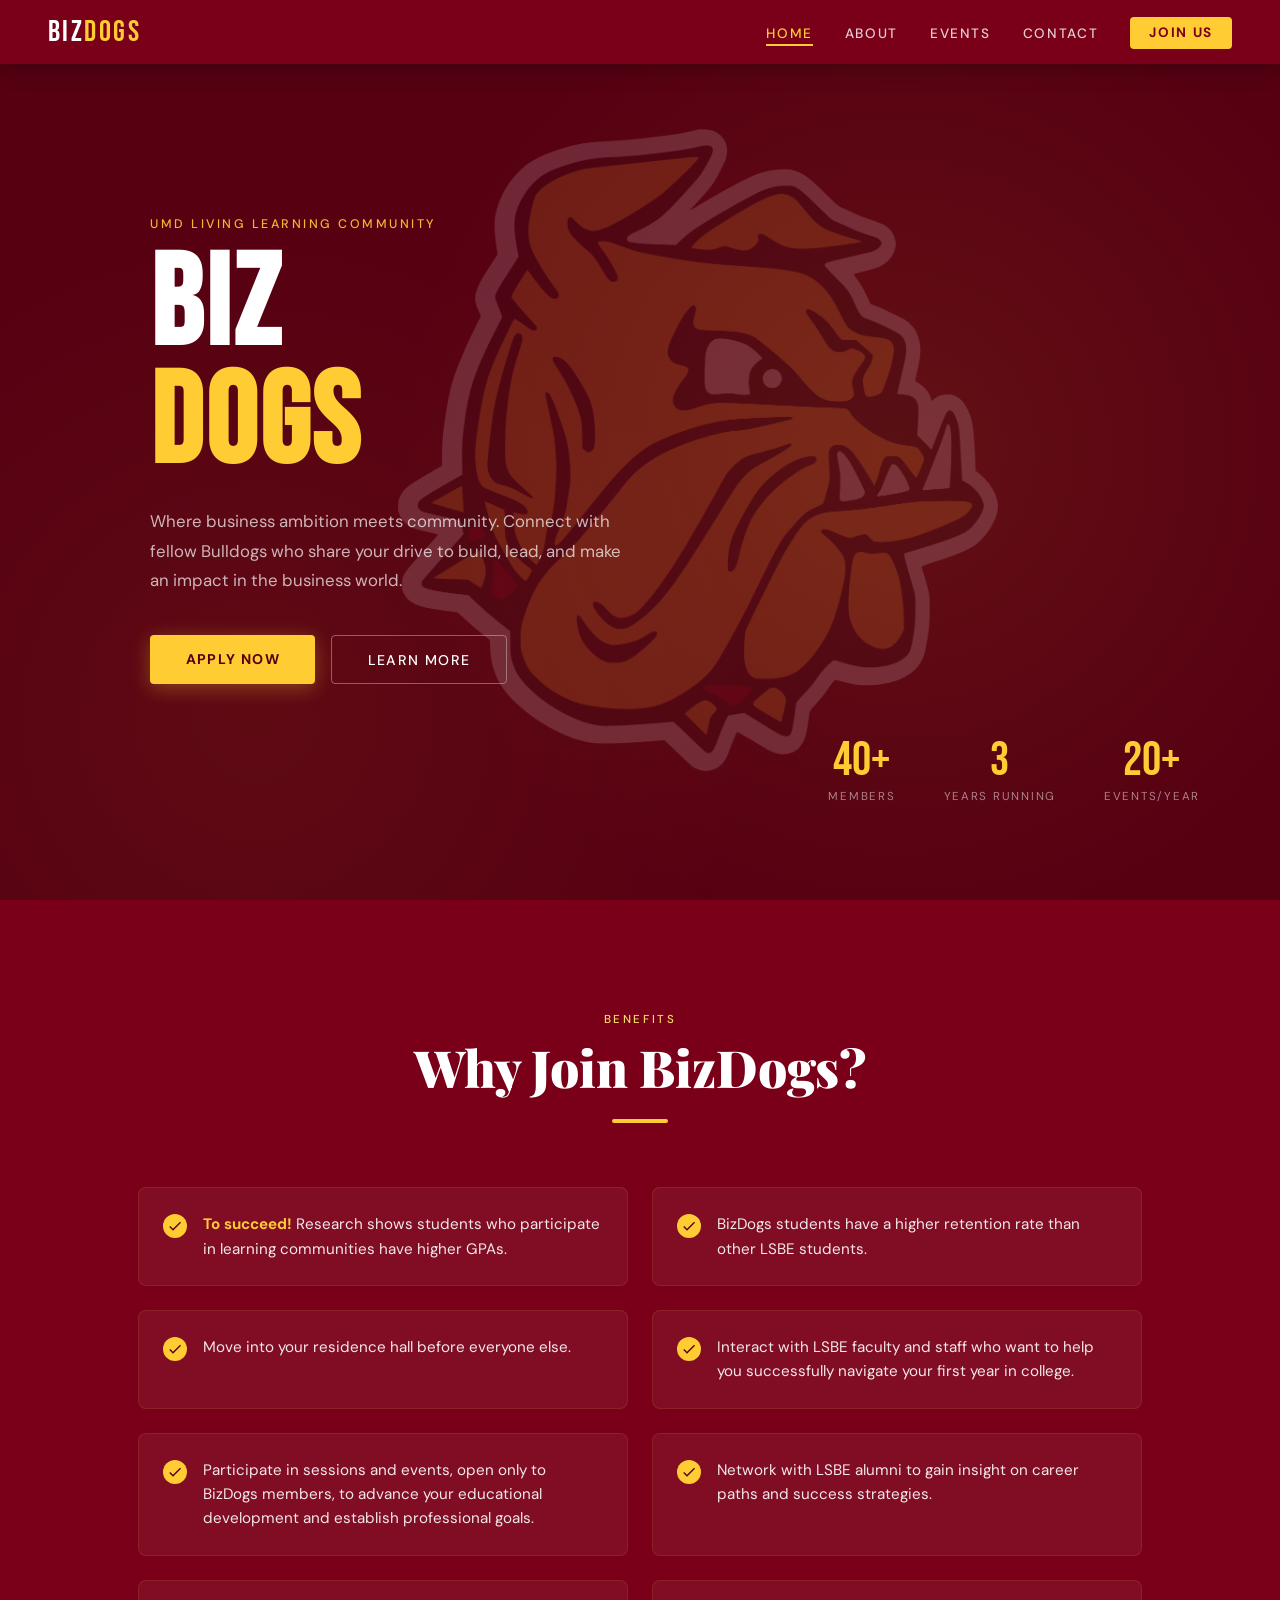
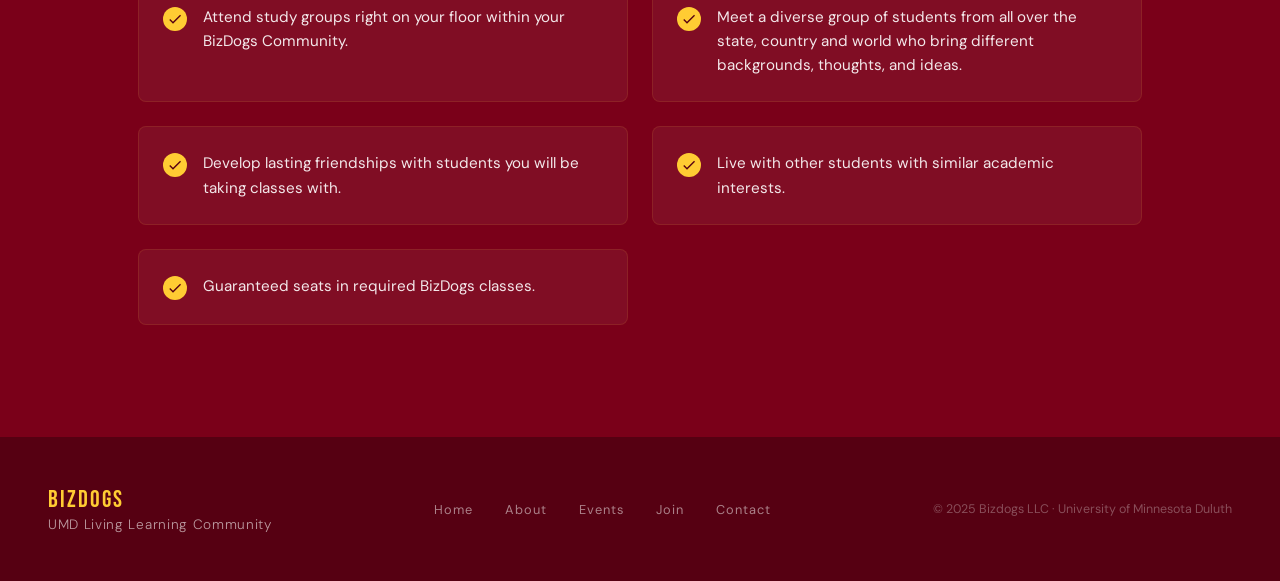
<file: index.html>
<!DOCTYPE html>
<html lang="en">
<head>
  <meta charset="UTF-8">
  <meta name="viewport" content="width=device-width, initial-scale=1.0">
  <title>Bizdogs LLC — Home</title>
  <link rel="stylesheet" href="styles.css">
</head>
<body>

<nav>
  <a href="index.html" class="nav-logo">Biz<span>dogs</span></a>
  <ul class="nav-links">
    <li><a href="index.html" class="active">Home</a></li>
    <li><a href="about.html">About</a></li>
    <li><a href="events.html">Events</a></li>
    <li><a href="contact.html">Contact</a></li>
    <li><a href="join.html" class="nav-cta">Join Us</a></li>
  </ul>
  <div class="mobile-menu-toggle" id="mobile-menu-toggle">
    <svg viewBox="0 0 24 24" width="28" height="28" fill="currentColor">
      <path d="M3 18h18v-2H3v2zm0-5h18v-2H3v2zm0-7v2h18V6H3z"/>
    </svg>
  </div>
</nav>

<section id="home">
  <div class="hero-bg-pattern"></div>
  <img src="IMG/Minnesota_Duluth_Bulldogs_logo.svg.png" class="hero-logo" alt="UMD Bulldogs Logo">
  <div class="hero-content">
    <p class="hero-eyebrow">UMD Living Learning Community</p>
    <h1 class="hero-title">BIZ<br><span class="accent">DOGS</span></h1>
    <p class="hero-subtitle">Where business ambition meets community. Connect with fellow Bulldogs who share your drive to build, lead, and make an impact in the business world.</p>
    <div class="hero-buttons">
      <a href="join.html" class="btn-primary">Apply Now</a>
      <a href="about.html" class="btn-outline">Learn More</a>
    </div>
  </div>
  <div class="hero-stats">
    <div class="stat">
      <div class="stat-number">40+</div>
      <div class="stat-label">Members</div>
    </div>
    <div class="stat">
      <div class="stat-number">3</div>
      <div class="stat-label">Years Running</div>
    </div>
    <div class="stat">
      <div class="stat-number">20+</div>
      <div class="stat-label">Events/Year</div>
    </div>
  </div>
</section>

<section id="why-join">
  <div class="section-inner">
    <div style="text-align: center; margin-bottom: 4rem;" class="reveal">
      <p class="section-label" style="color: var(--gold-muted);">Benefits</p>
      <h2 class="section-title" style="color: var(--white);">Why Join BizDogs?</h2>
      <div class="gold-line" style="margin: 0 auto;"></div>
    </div>

    <ul class="why-list reveal">
      <li>
        <div class="why-icon"><svg width="16" height="16" viewBox="0 0 24 24" fill="var(--maroon-dark)"><path d="M9 16.17L4.83 12l-1.42 1.41L9 19 21 7l-1.41-1.41L9 16.17z"/></svg></div>
        <p><strong>To succeed!</strong> Research shows students who participate in learning communities have higher GPAs.</p>
      </li>
      <li>
        <div class="why-icon"><svg width="16" height="16" viewBox="0 0 24 24" fill="var(--maroon-dark)"><path d="M9 16.17L4.83 12l-1.42 1.41L9 19 21 7l-1.41-1.41L9 16.17z"/></svg></div>
        <p>BizDogs students have a higher retention rate than other LSBE students.</p>
      </li>
      <li>
        <div class="why-icon"><svg width="16" height="16" viewBox="0 0 24 24" fill="var(--maroon-dark)"><path d="M9 16.17L4.83 12l-1.42 1.41L9 19 21 7l-1.41-1.41L9 16.17z"/></svg></div>
        <p>Move into your residence hall before everyone else.</p>
      </li>
      <li>
        <div class="why-icon"><svg width="16" height="16" viewBox="0 0 24 24" fill="var(--maroon-dark)"><path d="M9 16.17L4.83 12l-1.42 1.41L9 19 21 7l-1.41-1.41L9 16.17z"/></svg></div>
        <p>Interact with LSBE faculty and staff who want to help you successfully navigate your first year in college.</p>
      </li>
      <li>
        <div class="why-icon"><svg width="16" height="16" viewBox="0 0 24 24" fill="var(--maroon-dark)"><path d="M9 16.17L4.83 12l-1.42 1.41L9 19 21 7l-1.41-1.41L9 16.17z"/></svg></div>
        <p>Participate in sessions and events, open only to BizDogs members, to advance your educational development and establish professional goals.</p>
      </li>
      <li>
        <div class="why-icon"><svg width="16" height="16" viewBox="0 0 24 24" fill="var(--maroon-dark)"><path d="M9 16.17L4.83 12l-1.42 1.41L9 19 21 7l-1.41-1.41L9 16.17z"/></svg></div>
        <p>Network with LSBE alumni to gain insight on career paths and success strategies.</p>
      </li>
      <li>
        <div class="why-icon"><svg width="16" height="16" viewBox="0 0 24 24" fill="var(--maroon-dark)"><path d="M9 16.17L4.83 12l-1.42 1.41L9 19 21 7l-1.41-1.41L9 16.17z"/></svg></div>
        <p>Attend study groups right on your floor within your BizDogs Community.</p>
      </li>
      <li>
        <div class="why-icon"><svg width="16" height="16" viewBox="0 0 24 24" fill="var(--maroon-dark)"><path d="M9 16.17L4.83 12l-1.42 1.41L9 19 21 7l-1.41-1.41L9 16.17z"/></svg></div>
        <p>Meet a diverse group of students from all over the state, country and world who bring different backgrounds, thoughts, and ideas.</p>
      </li>
      <li>
        <div class="why-icon"><svg width="16" height="16" viewBox="0 0 24 24" fill="var(--maroon-dark)"><path d="M9 16.17L4.83 12l-1.42 1.41L9 19 21 7l-1.41-1.41L9 16.17z"/></svg></div>
        <p>Develop lasting friendships with students you will be taking classes with.</p>
      </li>
      <li>
        <div class="why-icon"><svg width="16" height="16" viewBox="0 0 24 24" fill="var(--maroon-dark)"><path d="M9 16.17L4.83 12l-1.42 1.41L9 19 21 7l-1.41-1.41L9 16.17z"/></svg></div>
        <p>Live with other students with similar academic interests.</p>
      </li>
      <li>
        <div class="why-icon"><svg width="16" height="16" viewBox="0 0 24 24" fill="var(--maroon-dark)"><path d="M9 16.17L4.83 12l-1.42 1.41L9 19 21 7l-1.41-1.41L9 16.17z"/></svg></div>
        <p>Guaranteed seats in required BizDogs classes.</p>
      </li>
    </ul>
  </div>


<footer>
  <a href="index.html" class="footer-logo">Bizdogs<span>UMD Living Learning Community</span></a>
  <div class="footer-links">
    <a href="index.html">Home</a>
    <a href="about.html">About</a>
    <a href="events.html">Events</a>
    <a href="join.html">Join</a>
    <a href="contact.html">Contact</a>
  </div>
  <p class="footer-copy">© 2025 Bizdogs LLC · University of Minnesota Duluth</p>
</footer>

<script>
  const reveals = document.querySelectorAll('.reveal');
  const observer = new IntersectionObserver((entries) => {
    entries.forEach(entry => { if (entry.isIntersecting) entry.target.classList.add('visible'); });
  }, { threshold: 0.12 });
  reveals.forEach(el => observer.observe(el));

  const mobileMenuToggle = document.getElementById('mobile-menu-toggle');
  const navLinks = document.querySelector('.nav-links');
  if (mobileMenuToggle && navLinks) {
    mobileMenuToggle.addEventListener('click', () => {
      navLinks.classList.toggle('active-mobile');
    });
  }
</script>
</body>
</html>
</file>
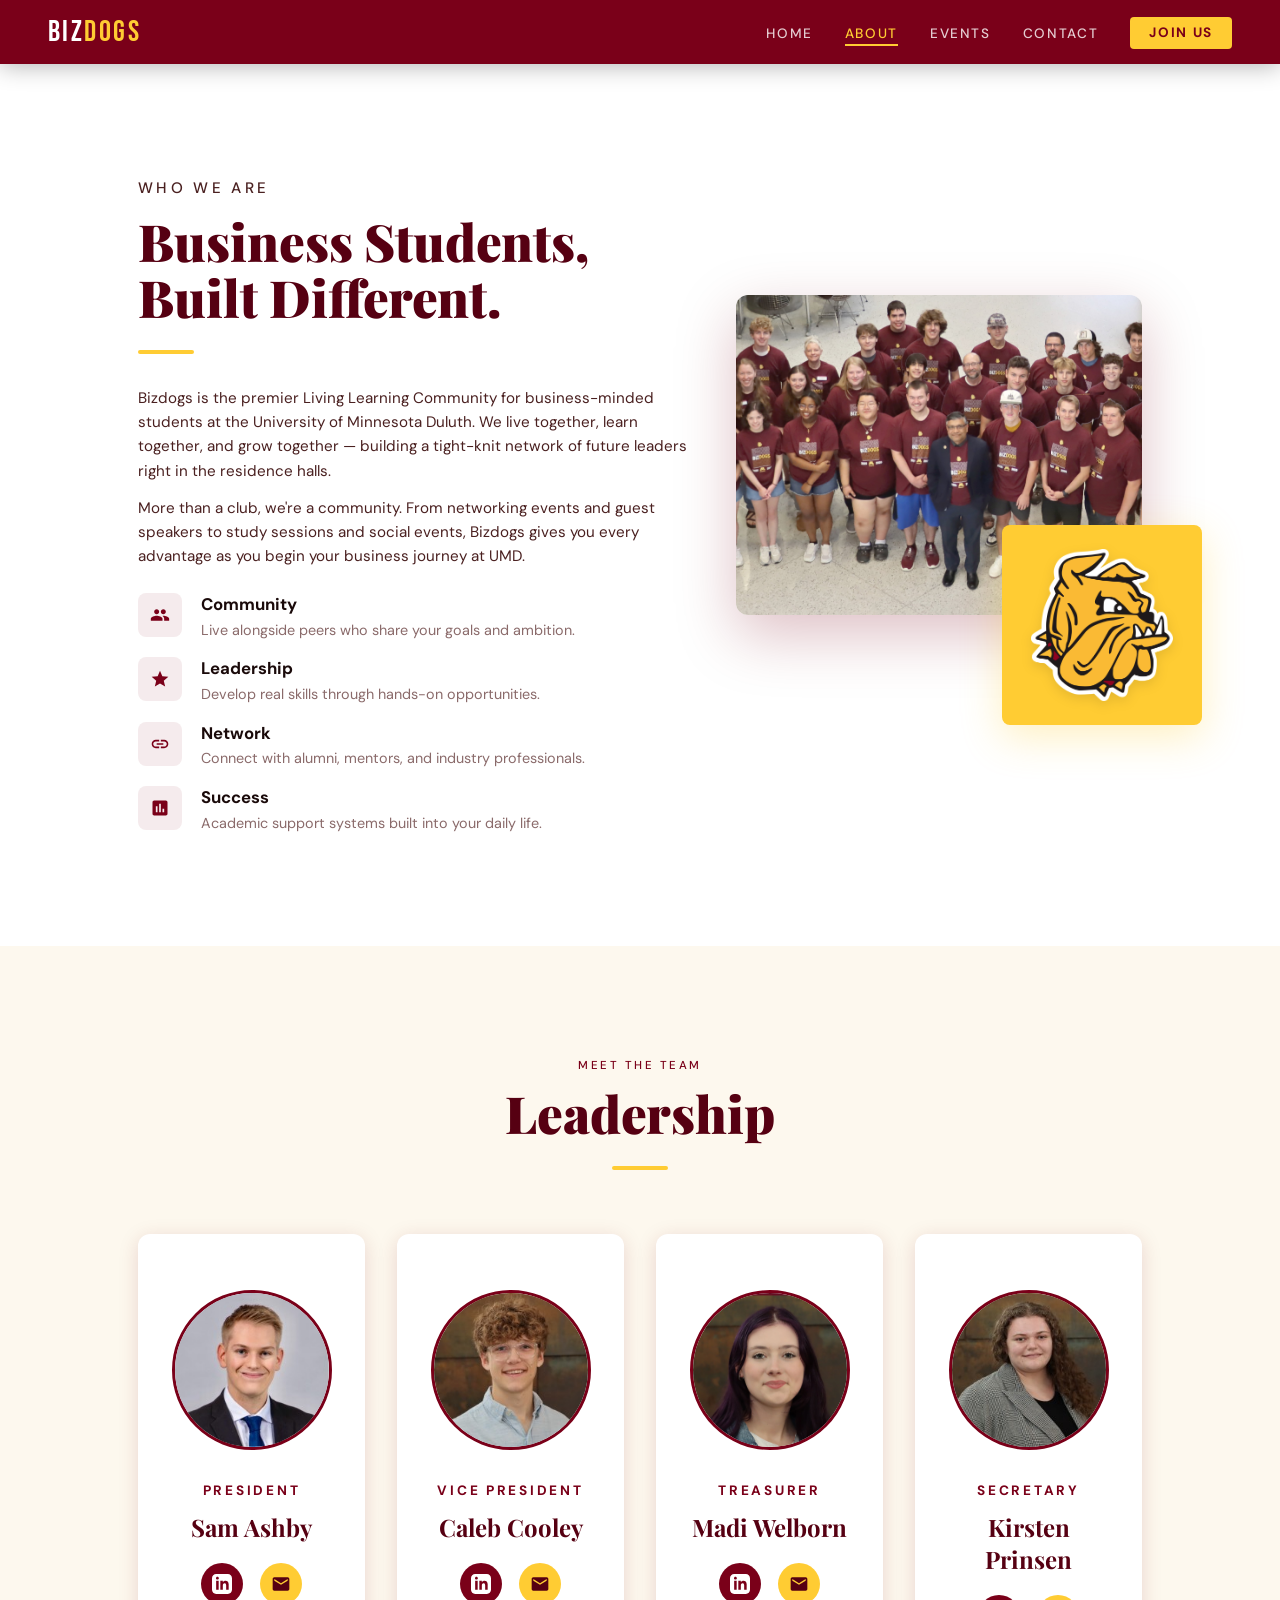
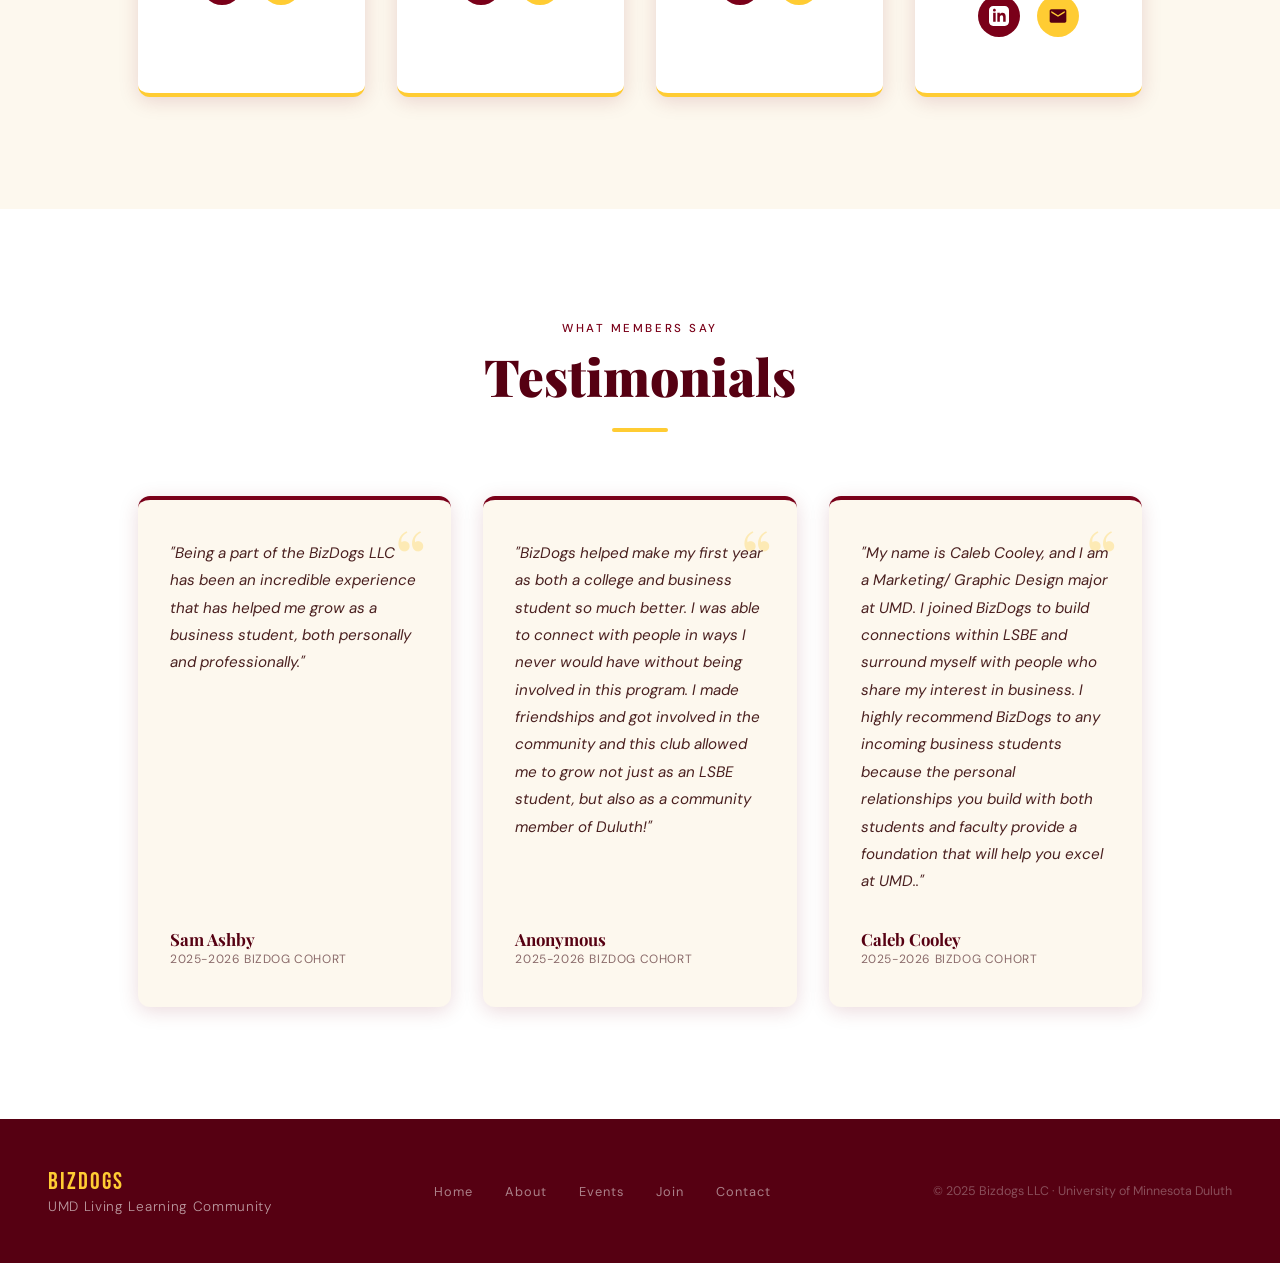
<file: about.html>
<!DOCTYPE html>
<html lang="en">

<head>
  <meta charset="UTF-8">
  <meta name="viewport" content="width=device-width, initial-scale=1.0">
  <title>Bizdogs LLC — About Us</title>
  <link rel="stylesheet" href="styles.css">
</head>

<body>

  <nav>
    <a href="index.html" class="nav-logo">Biz<span>dogs</span></a>
    <ul class="nav-links">
      <li><a href="index.html">Home</a></li>
      <li><a href="about.html" class="active">About</a></li>
      <li><a href="events.html">Events</a></li>
      <li><a href="contact.html">Contact</a></li>
      <li><a href="join.html" class="nav-cta">Join Us</a></li>
    </ul>
    <div class="mobile-menu-toggle" id="mobile-menu-toggle">
      <svg viewBox="0 0 24 24" width="28" height="28" fill="currentColor">
        <path d="M3 18h18v-2H3v2zm0-5h18v-2H3v2zm0-7v2h18V6H3z"/>
      </svg>
    </div>
  </nav>

  <section id="about" style="padding-top: 64px;">
    <div class="section-inner">
      <div class="about-grid">
        <div class="about-text reveal">
          <p class="section-label">Who We Are</p>
          <h2 class="section-title">Business Students,<br>Built Different.</h2>
          <div class="gold-line"></div>
          <p>Bizdogs is the premier Living Learning Community for business-minded students at the University of
            Minnesota Duluth. We live together, learn together, and grow together — building a tight-knit network of
            future leaders right in the residence halls.</p>
          <p>More than a club, we're a community. From networking events and guest speakers to study sessions and social
            events, Bizdogs gives you every advantage as you begin your business journey at UMD.</p>
          <div class="about-values">
            <div class="value-card">
              <div class="value-icon">
                <svg viewBox="0 0 24 24">
                  <path
                    d="M16 11c1.66 0 2.99-1.34 2.99-3S17.66 5 16 5c-1.66 0-3 1.34-3 3s1.34 3 3 3zm-8 0c1.66 0 2.99-1.34 2.99-3S9.66 5 8 5C6.34 5 5 6.34 5 8s1.34 3 3 3zm0 2c-2.33 0-7 1.17-7 3.5V19h14v-2.5c0-2.33-4.67-3.5-7-3.5zm8 0c-.29 0-.62.02-.97.05 1.16.84 1.97 1.97 1.97 3.45V19h6v-2.5c0-2.33-4.67-3.5-7-3.5z" />
                </svg>
              </div>
              <div class="value-content">
                <h4>Community</h4>
                <p>Live alongside peers who share your goals and ambition.</p>
              </div>
            </div>
            <div class="value-card">
              <div class="value-icon">
                <svg viewBox="0 0 24 24">
                  <path d="M12 17.27L18.18 21l-1.64-7.03L22 9.24l-7.19-.61L12 2 9.19 8.63 2 9.24l5.46 4.73L5.82 21z" />
                </svg>
              </div>
              <div class="value-content">
                <h4>Leadership</h4>
                <p>Develop real skills through hands-on opportunities.</p>
              </div>
            </div>
            <div class="value-card">
              <div class="value-icon">
                <svg viewBox="0 0 24 24">
                  <path
                    d="M3.9 12c0-1.71 1.39-3.1 3.1-3.1h4V7H7c-2.76 0-5 2.24-5 5s2.24 5 5 5h4v-1.9H7c-1.71 0-3.1-1.39-3.1-3.1zM8 13h8v-2H8v2zm9-6h-4v1.9h4c1.71 0 3.1 1.39 3.1 3.1s-1.39 3.1-3.1 3.1h-4V17h4c2.76 0 5-2.24 5-5s-2.24-5-5-5z" />
                </svg>
              </div>
              <div class="value-content">
                <h4>Network</h4>
                <p>Connect with alumni, mentors, and industry professionals.</p>
              </div>
            </div>
            <div class="value-card">
              <div class="value-icon">
                <svg viewBox="0 0 24 24">
                  <path
                    d="M19 3H5c-1.1 0-2 .9-2 2v14c0 1.1.9 2 2 2h14c1.1 0 2-.9 2-2V5c0-1.1-.9-2-2-2zM9 17H7v-7h2v7zm4 0h-2V7h2v10zm4 0h-2v-4h2v4z" />
                </svg>
              </div>
              <div class="value-content">
                <h4>Success</h4>
                <p>Academic support systems built into your daily life.</p>
              </div>
            </div>
          </div>
        </div>
        <div class="about-visual reveal">
          <div class="about-card-stack">
            <div class="about-card about-card-main"
              style="background: url('IMG/biz_dogs_hero_2025_0.jpg') center/cover no-repeat;">
            </div>
            <div class="about-card about-card-accent">
              <img src="IMG/Minnesota_Duluth_Bulldogs_logo.svg.png" alt="UMD Bulldogs Logo">
            </div>
          </div>
        </div>
      </div>
    </div>
  </section>

  <!-- LEADERSHIP SECTION -->
  <section id="leadership">
    <div class="section-inner">
      <div style="text-align: center; margin-bottom: 4rem;" class="reveal">
        <p class="section-label">Meet The Team</p>
        <h2 class="section-title">Leadership</h2>
        <div class="gold-line" style="margin: 0 auto;"></div>
      </div>

      <div class="leadership-grid reveal">
        <div class="leader-card">
          <div class="leader-avatar">
            <img src="IMG/SamPic.jpg" alt="Leader Avatar" class="leader-img">
          </div>
          <div class="leader-info">
            <p class="leader-role">President</p>
            <p class="leader-name">Sam Ashby</p>
            <a href="https://www.linkedin.com/in/sam-ashby-1409062a4" class="leader-linkedin" title="LinkedIn Profile"
              target="_blank">
              <svg viewBox="0 0 24 24" width="20" height="20" fill="currentColor">
                <path
                  d="M19 0h-14c-2.761 0-5 2.239-5 5v14c0 2.761 2.239 5 5 5h14c2.762 0 5-2.239 5-5v-14c0-2.761-2.238-5-5-5zm-11 19h-3v-11h3v11zm-1.5-12.268c-.966 0-1.75-.79-1.75-1.764s.784-1.764 1.75-1.764 1.75.79 1.75 1.764-.783 1.764-1.75 1.764zm13.5 12.268h-3v-5.604c0-3.368-4-3.113-4 0v5.604h-3v-11h3v1.765c1.396-2.586 7-2.777 7 2.476v6.759z" />
              </svg>
            </a>
            <a href="mailto:ashby059@d.umn.edu" class="leader-email" title="Email Sam">
              <svg viewBox="0 0 24 24" width="20" height="20" fill="currentColor">
                <path
                  d="M20 4H4c-1.1 0-1.99.9-1.99 2L2 18c0 1.1.9 2 2 2h16c1.1 0 2-.9 2-2V6c0-1.1-.9-2-2-2zm0 4l-8 5-8-5V6l8 5 8-5v2z" />
              </svg>
            </a>
          </div>
        </div>
        <div class="leader-card">
          <div class="leader-avatar">
            <img src="IMG/caleb.jpg" alt="Leader Avatar" class="leader-img">
          </div>
          <div class="leader-info">
            <p class="leader-role">Vice President</p>
            <p class="leader-name">Caleb Cooley</p>
            <a href="https://www.linkedin.com/in/caleb-cooley-a93134327" class="leader-linkedin"
              title="LinkedIn Profile" target="_blank">
              <svg viewBox="0 0 24 24" width="20" height="20" fill="currentColor">
                <path
                  d="M19 0h-14c-2.761 0-5 2.239-5 5v14c0 2.761 2.239 5 5 5h14c2.762 0 5-2.239 5-5v-14c0-2.761-2.238-5-5-5zm-11 19h-3v-11h3v11zm-1.5-12.268c-.966 0-1.75-.79-1.75-1.764s.784-1.764 1.75-1.764 1.75.79 1.75 1.764-.783 1.764-1.75 1.764zm13.5 12.268h-3v-5.604c0-3.368-4-3.113-4 0v5.604h-3v-11h3v1.765c1.396-2.586 7-2.777 7 2.476v6.759z" />
              </svg>
            </a>
            <a href="mailto:coole164@d.umn.edu" class="leader-email" title="Email Caleb">
              <svg viewBox="0 0 24 24" width="20" height="20" fill="currentColor">
                <path
                  d="M20 4H4c-1.1 0-1.99.9-1.99 2L2 18c0 1.1.9 2 2 2h16c1.1 0 2-.9 2-2V6c0-1.1-.9-2-2-2zm0 4l-8 5-8-5V6l8 5 8-5v2z" />
              </svg>
            </a>
          </div>
        </div>
        <div class="leader-card">
          <div class="leader-avatar">
            <img src="IMG/madi.png" alt="Leader Avatar" class="leader-img">
          </div>
          <div class="leader-info">
            <p class="leader-role">Treasurer</p>
            <p class="leader-name">Madi Welborn</p>
            <a href="https://www.linkedin.com/in/madi-welborn-2b6455385" class="leader-linkedin"
              title="LinkedIn Profile" target="_blank">
              <svg viewBox="0 0 24 24" width="20" height="20" fill="currentColor">
                <path
                  d="M19 0h-14c-2.761 0-5 2.239-5 5v14c0 2.761 2.239 5 5 5h14c2.762 0 5-2.239 5-5v-14c0-2.761-2.238-5-5-5zm-11 19h-3v-11h3v11zm-1.5-12.268c-.966 0-1.75-.79-1.75-1.764s.784-1.764 1.75-1.764 1.75.79 1.75 1.764-.783 1.764-1.75 1.764zm13.5 12.268h-3v-5.604c0-3.368-4-3.113-4 0v5.604h-3v-11h3v1.765c1.396-2.586 7-2.777 7 2.476v6.759z" />
              </svg>
            </a>
            <a href="mailto:welbo018@d.umn.edu" class="leader-email" title="Email Madi">
              <svg viewBox="0 0 24 24" width="20" height="20" fill="currentColor">
                <path
                  d="M20 4H4c-1.1 0-1.99.9-1.99 2L2 18c0 1.1.9 2 2 2h16c1.1 0 2-.9 2-2V6c0-1.1-.9-2-2-2zm0 4l-8 5-8-5V6l8 5 8-5v2z" />
              </svg>
            </a>
          </div>
        </div>
        <div class="leader-card">
          <div class="leader-avatar">
            <img src="IMG/kirsten.jpg" alt="Leader Avatar" class="leader-img">
          </div>
          <div class="leader-info">
            <p class="leader-role">Secretary</p>
            <p class="leader-name">Kirsten Prinsen</p>
            <a href="https://www.linkedin.com/in/kirstenprinsen" class="leader-linkedin" title="LinkedIn Profile"
              target="_blank">
              <svg viewBox="0 0 24 24" width="20" height="20" fill="currentColor">
                <path
                  d="M19 0h-14c-2.761 0-5 2.239-5 5v14c0 2.761 2.239 5 5 5h14c2.762 0 5-2.239 5-5v-14c0-2.761-2.238-5-5-5zm-11 19h-3v-11h3v11zm-1.5-12.268c-.966 0-1.75-.79-1.75-1.764s.784-1.764 1.75-1.764 1.75.79 1.75 1.764-.783 1.764-1.75 1.764zm13.5 12.268h-3v-5.604c0-3.368-4-3.113-4 0v5.604h-3v-11h3v1.765c1.396-2.586 7-2.777 7 2.476v6.759z" />
              </svg>
            </a>
            <a href="mailto:prins062@d.umn.edu" class="leader-email" title="Email Kirsten">
              <svg viewBox="0 0 24 24" width="20" height="20" fill="currentColor">
                <path
                  d="M20 4H4c-1.1 0-1.99.9-1.99 2L2 18c0 1.1.9 2 2 2h16c1.1 0 2-.9 2-2V6c0-1.1-.9-2-2-2zm0 4l-8 5-8-5V6l8 5 8-5v2z" />
              </svg>
            </a>
          </div>
        </div>
      </div>
    </div>
  </section>

  <!-- TESTIMONIALS SECTION -->
  <section id="testimonials">
    <div class="section-inner">
      <div style="text-align: center; margin-bottom: 4rem;" class="reveal">
        <p class="section-label">What Members Say</p>
        <h2 class="section-title">Testimonials</h2>
        <div class="gold-line" style="margin: 0 auto;"></div>
      </div>

      <div class="testimonials-grid reveal">
        <!-- Testimonial 1 -->
        <div class="testimonial-card">
          <div class="quote-icon">“</div>
          <p class="testimonial-text">"Being a part of the BizDogs LLC has been an incredible experience that has helped
            me grow as a business student, both personally and professionally."
          </p>
          <div class="testimonial-author">
            <div class="author-info">
              <p class="author-name">Sam Ashby</p>
              <p class="author-role">2025-2026 BizDog Cohort</p>
            </div>
          </div>
        </div>

        <!-- Testimonial 2 -->
        <div class="testimonial-card">
          <div class="quote-icon">“</div>
          <p class="testimonial-text">"BizDogs helped make my first year as both a college and business student so much
            better. I was able to connect with people in ways I never would have without being involved in this program.
            I made friendships and got involved in the community and this club allowed me to grow not just as an LSBE
            student, but also as a community member of Duluth!"</p>
          <div class="testimonial-author">
            <div class="author-info">
              <p class="author-name">Anonymous</p>
              <p class="author-role">2025-2026 BizDog Cohort</p>
            </div>
          </div>
        </div>

        <!-- Testimonial 3 -->
        <div class="testimonial-card">
          <div class="quote-icon">“</div>
          <p class="testimonial-text">"My name is Caleb Cooley, and I am a Marketing/ Graphic Design major at UMD. I joined BizDogs to build connections within LSBE and surround myself with people who share my interest in business. I highly recommend BizDogs to any incoming business students because the personal relationships you build with both students and faculty provide a foundation that will help you excel at UMD.."</p>
          <div class="testimonial-author">
            <div class="author-info">
              <p class="author-name">Caleb Cooley</p>
              <p class="author-role">2025-2026 BizDog Cohort</p>
            </div>
          </div>
        </div>
      </div>
    </div>
  </section>

  <footer>
    <a href="index.html" class="footer-logo">Bizdogs<span>UMD Living Learning Community</span></a>
    <div class="footer-links">
      <a href="index.html">Home</a>
      <a href="about.html">About</a>
      <a href="events.html">Events</a>
      <a href="join.html">Join</a>
      <a href="contact.html">Contact</a>
    </div>
    <p class="footer-copy">© 2025 Bizdogs LLC · University of Minnesota Duluth</p>
  </footer>

  <script>
    const reveals = document.querySelectorAll('.reveal');
    const observer = new IntersectionObserver((entries) => {
      entries.forEach(entry => { if (entry.isIntersecting) entry.target.classList.add('visible'); });
    }, { threshold: 0.12 });
    reveals.forEach(el => observer.observe(el));

    const mobileMenuToggle = document.getElementById('mobile-menu-toggle');
    const navLinks = document.querySelector('.nav-links');
    if (mobileMenuToggle && navLinks) {
      mobileMenuToggle.addEventListener('click', () => {
        navLinks.classList.toggle('active-mobile');
      });
    }
  </script>
</body>

</html>
</file>
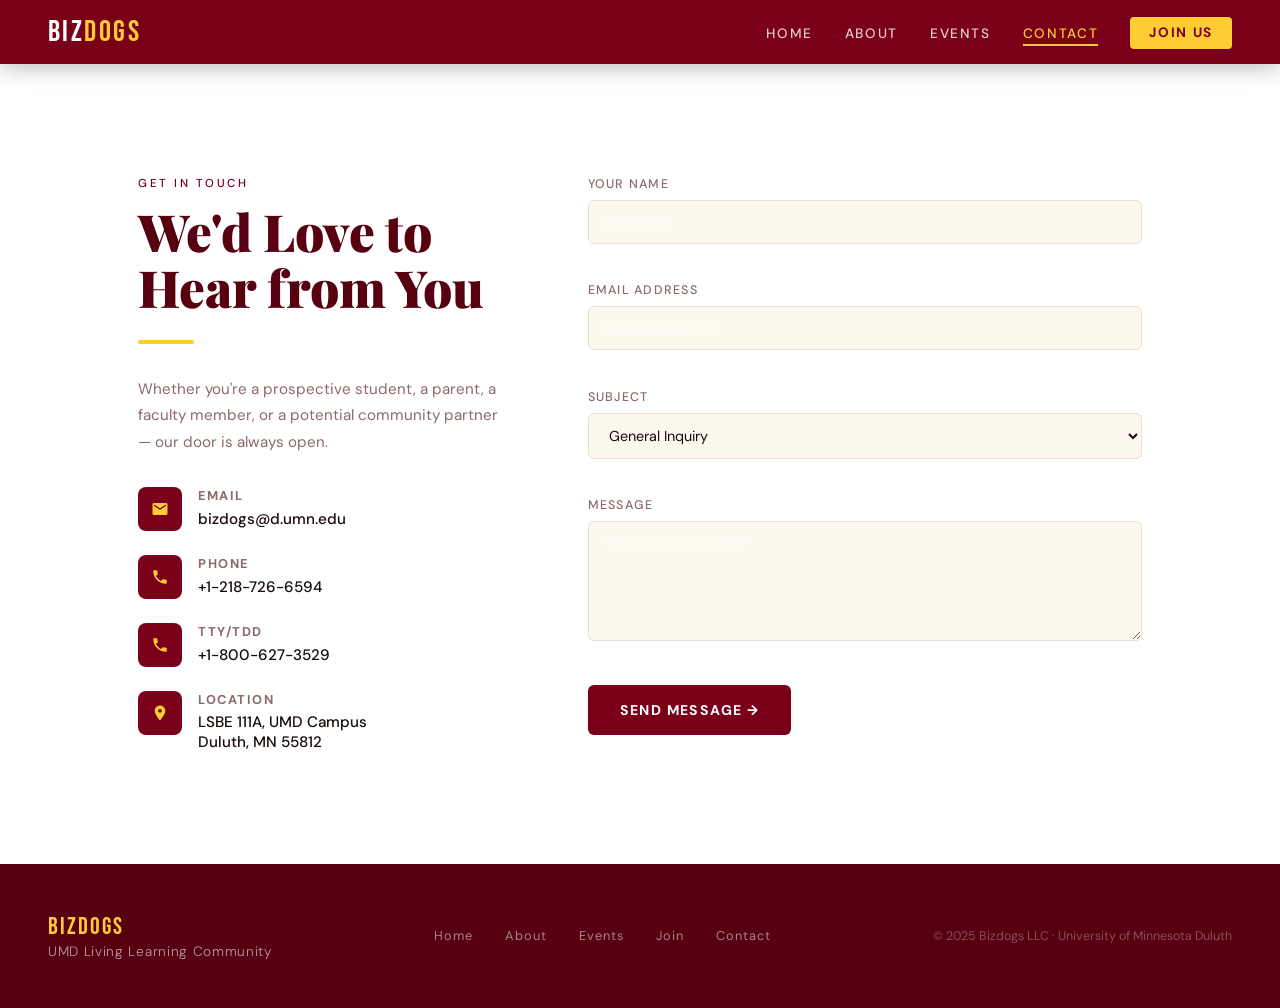
<file: contact.html>
<!DOCTYPE html>
<html lang="en">

<head>
  <meta charset="UTF-8">
  <meta name="viewport" content="width=device-width, initial-scale=1.0">
  <title>Bizdogs LLC — Contact Us</title>
  <link rel="stylesheet" href="styles.css">
</head>

<body>

  <nav>
    <a href="index.html" class="nav-logo">Biz<span>dogs</span></a>
    <ul class="nav-links">
      <li><a href="index.html">Home</a></li>
      <li><a href="about.html">About</a></li>
      <li><a href="events.html">Events</a></li>
      <li><a href="contact.html" class="active">Contact</a></li>
      <li><a href="join.html" class="nav-cta">Join Us</a></li>
    </ul>
    <div class="mobile-menu-toggle" id="mobile-menu-toggle">
      <svg viewBox="0 0 24 24" width="28" height="28" fill="currentColor">
        <path d="M3 18h18v-2H3v2zm0-5h18v-2H3v2zm0-7v2h18V6H3z"/>
      </svg>
    </div>
  </nav>

  <section id="contact" style="padding-top: 64px;">
    <div class="section-inner">
      <div class="contact-grid">
        <div class="reveal">
          <p class="section-label">Get in Touch</p>
          <h2 class="section-title">We'd Love to<br>Hear from You</h2>
          <div class="gold-line"></div>
          <p style="font-size:0.95rem; line-height:1.75; color:var(--text-light); margin-bottom:2rem">Whether you're a
            prospective student, a parent, a faculty member, or a potential community partner — our door is always open.
          </p>
          <div class="contact-info">
            <div class="contact-item">
              <div class="contact-icon">
                <svg width="18" height="18" viewBox="0 0 24 24">
                  <path
                    d="M20 4H4c-1.1 0-2 .9-2 2v12c0 1.1.9 2 2 2h16c1.1 0 2-.9 2-2V6c0-1.1-.9-2-2-2zm0 4l-8 5-8-5V6l8 5 8-5v2z" />
                </svg>
              </div>
              <div class="contact-detail">
                <h4>Email</h4>
                <a href="mailto:bizdogs@d.umn.edu">bizdogs@d.umn.edu</a>
              </div>
            </div>
            <div class="contact-item">
              <div class="contact-icon">
                <svg width="18" height="18" viewBox="0 0 24 24">
                  <path
                    d="M6.62 10.79c1.44 2.83 3.76 5.14 6.59 6.59l2.2-2.2c.27-.27.67-.36 1.02-.24 1.12.37 2.33.57 3.57.57.55 0 1 .45 1 1V20c0 .55-.45 1-1 1-9.39 0-17-7.61-17-17 0-.55.45-1 1-1h3.5c.55 0 1 .45 1 1 0 1.25.2 2.45.57 3.57.11.35.03.74-.25 1.02l-2.2 2.2z" />
                </svg>
              </div>
              <div class="contact-detail">
                <h4>Phone</h4>
                <a href="tel:+12187266594">+1-218-726-6594</a>
              </div>
            </div>
            <div class="contact-item">
              <div class="contact-icon">
                <svg width="18" height="18" viewBox="0 0 24 24">
                  <path
                    d="M6.62 10.79c1.44 2.83 3.76 5.14 6.59 6.59l2.2-2.2c.27-.27.67-.36 1.02-.24 1.12.37 2.33.57 3.57.57.55 0 1 .45 1 1V20c0 .55-.45 1-1 1-9.39 0-17-7.61-17-17 0-.55.45-1 1-1h3.5c.55 0 1 .45 1 1 0 1.25.2 2.45.57 3.57.11.35.03.74-.25 1.02l-2.2 2.2z" />
                </svg>
              </div>
              <div class="contact-detail">
                <h4>TTY/TDD</h4>
                <a href="tel:+18006273529">+1-800-627-3529</a>
              </div>
            </div>
            <div class="contact-item">
              <div class="contact-icon">
                <svg width="18" height="18" viewBox="0 0 24 24">
                  <path
                    d="M12 2C8.13 2 5 5.13 5 9c0 5.25 7 13 7 13s7-7.75 7-13c0-3.87-3.13-7-7-7zm0 9.5c-1.38 0-2.5-1.12-2.5-2.5s1.12-2.5 2.5-2.5 2.5 1.12 2.5 2.5-1.12 2.5-2.5 2.5z" />
                </svg>
              </div>
              <div class="contact-detail">
                <h4>Location</h4>
                <p>LSBE 111A, UMD Campus<br>Duluth, MN 55812</p>
              </div>
            </div>
          </div>
        </div>

          <div class="contact-form reveal">
            <div class="form-group">
              <label class="cf-label">Your Name</label>
              <input type="text" placeholder="Full Name">
            </div>
            <div class="form-group">
              <label class="cf-label">Email Address</label>
              <input type="email" placeholder="your@email.com">
            </div>
            <div class="form-group">
              <label class="cf-label">Subject</label>
              <select>
                <option>General Inquiry</option>
                <option>Membership / Application</option>
                <option>Event Information</option>
                <option>Faculty / Staff</option>
                <option>Community Partnership</option>
              </select>
            </div>
            <div class="form-group">
              <label class="cf-label">Message</label>
              <textarea placeholder="What's on your mind?"></textarea>
            </div>
            <button class="btn-submit-dark" id="contactSubmit">Send Message →</button>
          </div>
        </div>
      </div>
  </section>

  <footer>
    <a href="index.html" class="footer-logo">Bizdogs<span>UMD Living Learning Community</span></a>
    <div class="footer-links">
      <a href="index.html">Home</a>
      <a href="about.html">About</a>
      <a href="events.html">Events</a>
      <a href="join.html">Join</a>
      <a href="contact.html">Contact</a>
    </div>
    <p class="footer-copy">© 2025 Bizdogs LLC · University of Minnesota Duluth</p>
  </footer>

  <script>
    const reveals = document.querySelectorAll('.reveal');
    const observer = new IntersectionObserver((entries) => {
      entries.forEach(entry => { if (entry.isIntersecting) entry.target.classList.add('visible'); });
    }, { threshold: 0.12 });
    reveals.forEach(el => observer.observe(el));

    document.getElementById('contactSubmit').addEventListener('click', function () {
      this.textContent = '✓ Message Sent!';
      this.style.background = '#5BA35A';
      setTimeout(() => {
        this.textContent = 'Send Message →';
        this.style.background = '';
      }, 3000);
    });

    const mobileMenuToggle = document.getElementById('mobile-menu-toggle');
    const navLinks = document.querySelector('.nav-links');
    if (mobileMenuToggle && navLinks) {
      mobileMenuToggle.addEventListener('click', () => {
        navLinks.classList.toggle('active-mobile');
      });
    }
  </script>
</body>

</html>
</file>
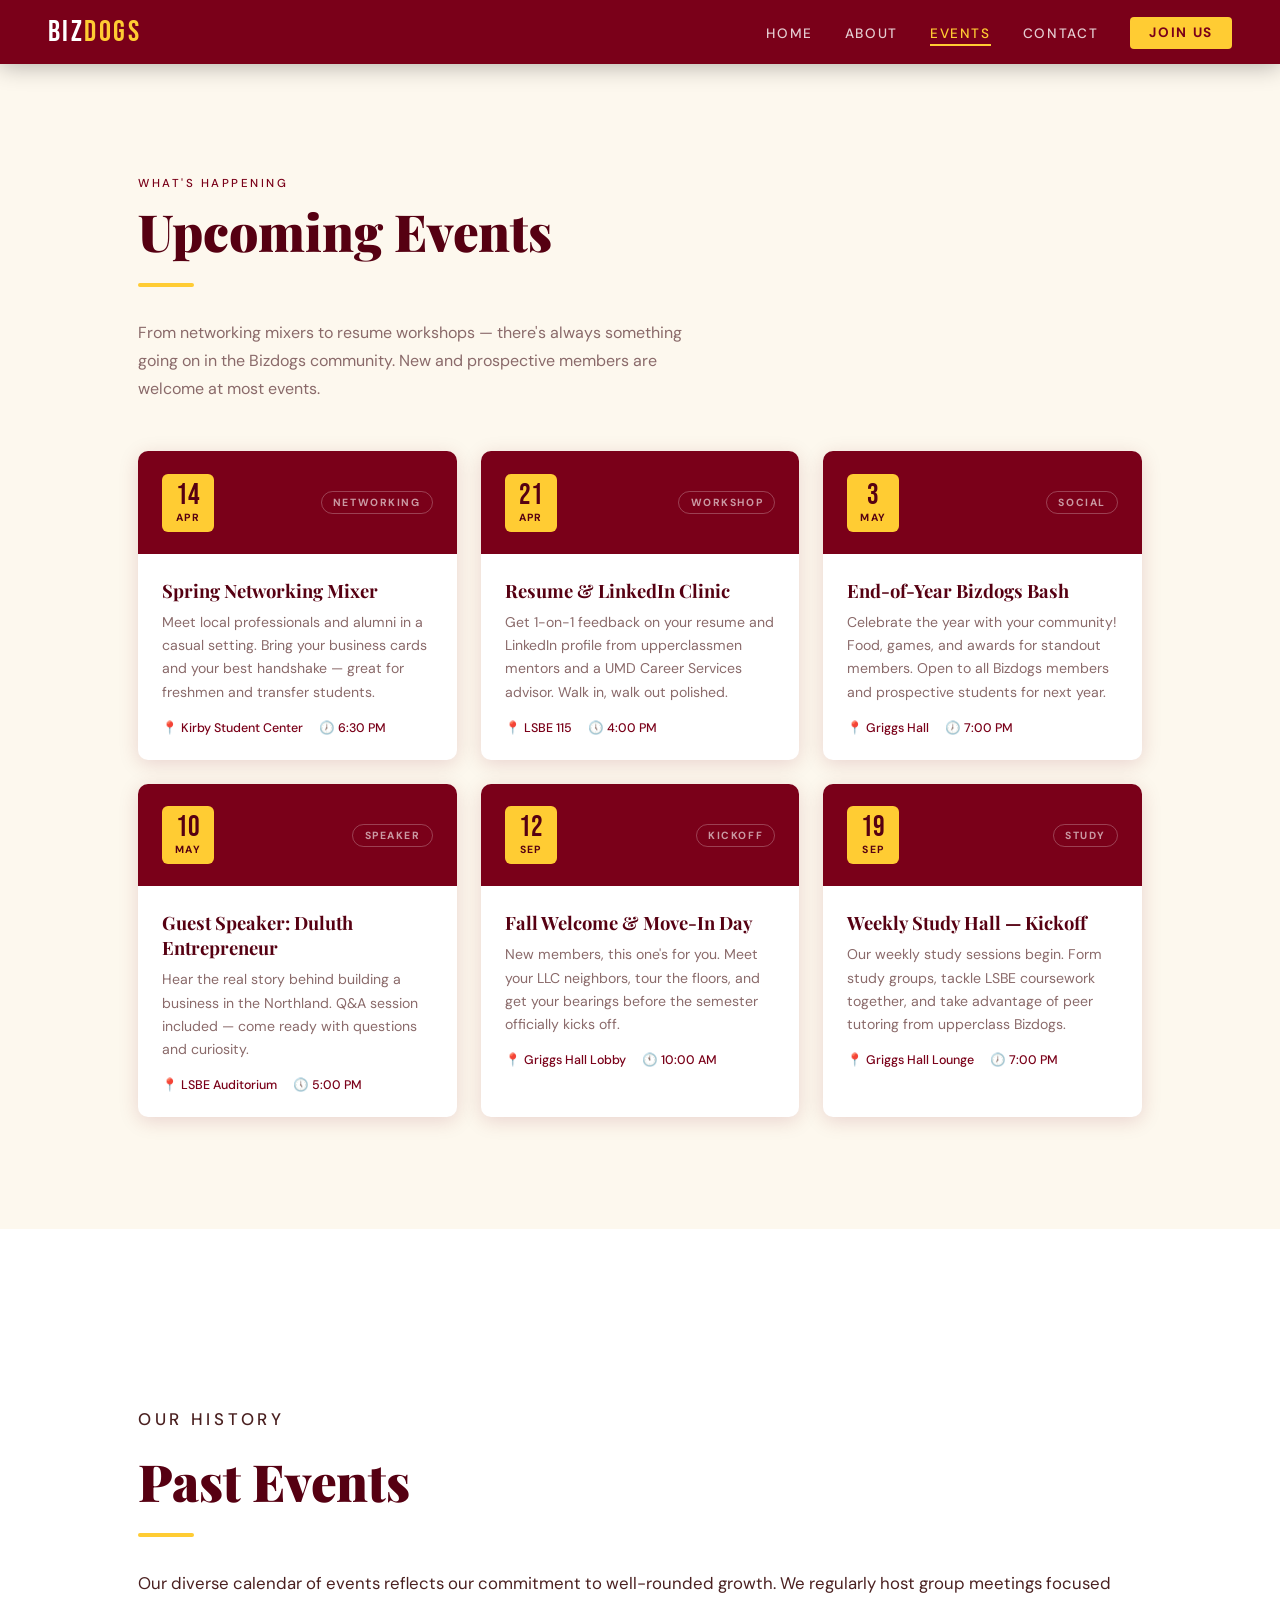
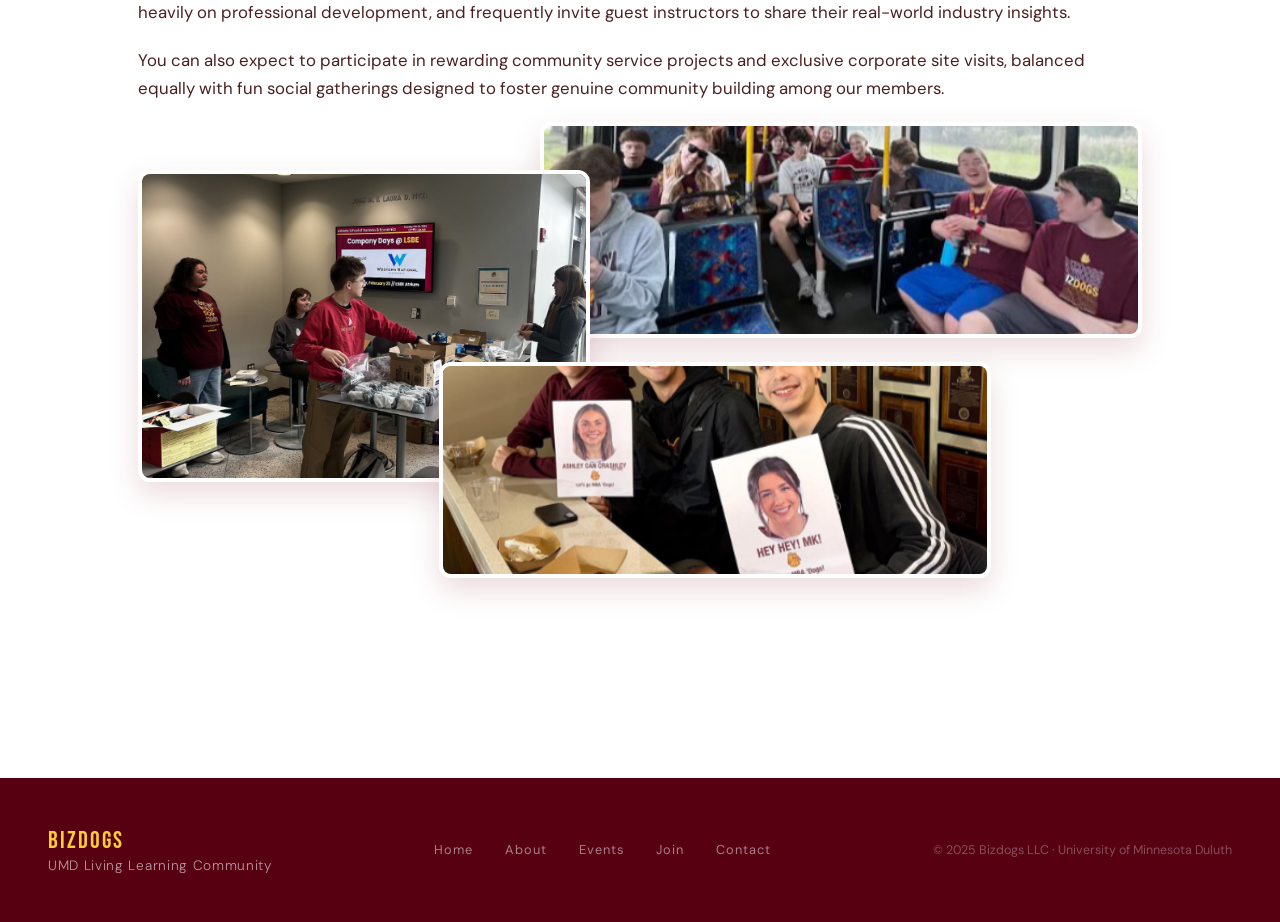
<file: events.html>
<!DOCTYPE html>
<html lang="en">

<head>
  <meta charset="UTF-8">
  <meta name="viewport" content="width=device-width, initial-scale=1.0">
  <title>Bizdogs LLC — Events</title>
  <link rel="stylesheet" href="styles.css">
</head>

<body>

  <nav>
    <a href="index.html" class="nav-logo">Biz<span>dogs</span></a>
    <ul class="nav-links">
      <li><a href="index.html">Home</a></li>
      <li><a href="about.html">About</a></li>
      <li><a href="events.html" class="active">Events</a></li>
      <li><a href="contact.html">Contact</a></li>
      <li><a href="join.html" class="nav-cta">Join Us</a></li>
    </ul>
    <div class="mobile-menu-toggle" id="mobile-menu-toggle">
      <svg viewBox="0 0 24 24" width="28" height="28" fill="currentColor">
        <path d="M3 18h18v-2H3v2zm0-5h18v-2H3v2zm0-7v2h18V6H3z"/>
      </svg>
    </div>
  </nav>

  <section id="events" style="padding-top: 64px;">
    <div class="section-inner">
      <div class="reveal">
        <p class="section-label">What's Happening</p>
        <h2 class="section-title">Upcoming Events</h2>
        <div class="gold-line"></div>
        <p style="max-width:560px; color:var(--text-light); line-height:1.75; margin-bottom:0">From networking mixers to
          resume workshops — there's always something going on in the Bizdogs community. New and prospective members are
          welcome at most events.</p>
      </div>
      <div class="events-grid">

        <div class="event-card reveal">
          <div class="event-header">
            <div class="event-date-block">
              <div class="event-day">14</div>
              <div class="event-month">Apr</div>
            </div>
            <span class="event-type-badge">Networking</span>
          </div>
          <div class="event-body">
            <h3>Spring Networking Mixer</h3>
            <p>Meet local professionals and alumni in a casual setting. Bring your business cards and your best
              handshake — great for freshmen and transfer students.</p>
            <div class="event-meta">
              <span>📍 Kirby Student Center</span>
              <span>🕖 6:30 PM</span>
            </div>
          </div>
        </div>

        <div class="event-card reveal">
          <div class="event-header">
            <div class="event-date-block">
              <div class="event-day">21</div>
              <div class="event-month">Apr</div>
            </div>
            <span class="event-type-badge">Workshop</span>
          </div>
          <div class="event-body">
            <h3>Resume & LinkedIn Clinic</h3>
            <p>Get 1-on-1 feedback on your resume and LinkedIn profile from upperclassmen mentors and a UMD Career
              Services advisor. Walk in, walk out polished.</p>
            <div class="event-meta">
              <span>📍 LSBE 115</span>
              <span>🕔 4:00 PM</span>
            </div>
          </div>
        </div>

        <div class="event-card reveal">
          <div class="event-header">
            <div class="event-date-block">
              <div class="event-day">3</div>
              <div class="event-month">May</div>
            </div>
            <span class="event-type-badge">Social</span>
          </div>
          <div class="event-body">
            <h3>End-of-Year Bizdogs Bash</h3>
            <p>Celebrate the year with your community! Food, games, and awards for standout members. Open to all Bizdogs
              members and prospective students for next year.</p>
            <div class="event-meta">
              <span>📍 Griggs Hall</span>
              <span>🕖 7:00 PM</span>
            </div>
          </div>
        </div>

        <div class="event-card reveal">
          <div class="event-header">
            <div class="event-date-block">
              <div class="event-day">10</div>
              <div class="event-month">May</div>
            </div>
            <span class="event-type-badge">Speaker</span>
          </div>
          <div class="event-body">
            <h3>Guest Speaker: Duluth Entrepreneur</h3>
            <p>Hear the real story behind building a business in the Northland. Q&A session included — come ready with
              questions and curiosity.</p>
            <div class="event-meta">
              <span>📍 LSBE Auditorium</span>
              <span>🕔 5:00 PM</span>
            </div>
          </div>
        </div>

        <div class="event-card reveal">
          <div class="event-header">
            <div class="event-date-block">
              <div class="event-day">12</div>
              <div class="event-month">Sep</div>
            </div>
            <span class="event-type-badge">Kickoff</span>
          </div>
          <div class="event-body">
            <h3>Fall Welcome & Move-In Day</h3>
            <p>New members, this one's for you. Meet your LLC neighbors, tour the floors, and get your bearings before
              the semester officially kicks off.</p>
            <div class="event-meta">
              <span>📍 Griggs Hall Lobby</span>
              <span>🕚 10:00 AM</span>
            </div>
          </div>
        </div>

        <div class="event-card reveal">
          <div class="event-header">
            <div class="event-date-block">
              <div class="event-day">19</div>
              <div class="event-month">Sep</div>
            </div>
            <span class="event-type-badge">Study</span>
          </div>
          <div class="event-body">
            <h3>Weekly Study Hall — Kickoff</h3>
            <p>Our weekly study sessions begin. Form study groups, tackle LSBE coursework together, and take advantage
              of peer tutoring from upperclass Bizdogs.</p>
            <div class="event-meta">
              <span>📍 Griggs Hall Lounge</span>
              <span>🕖 7:00 PM</span>
            </div>
          </div>
        </div>

      </div>
    </div>
  </section>

  <section id="past-events" style="padding-top: 64px; padding-bottom: 64px; background: var(--white);">
    <div class="section-inner">
      <div class="reveal">
        <div class="past-events-text reveal">
          <p class="section-label">Our History</p>
          <h2 class="section-title">Past Events</h2>
          <div class="gold-line"></div>
          <p>Our diverse calendar of events reflects our commitment to well-rounded growth. We regularly host group
            meetings focused heavily on professional development, and frequently invite guest instructors to share their
            real-world industry insights.</p>
          <p>You can also expect to participate in rewarding community service projects and exclusive corporate site
            visits, balanced equally with fun social gatherings designed to foster genuine community building among our
            members.</p>
        </div>

        <div class="past-events-collage reveal">
          <div class="collage-item collage-1">
            <img src="IMG/event.png" alt="BizDog event">
          </div>
          <div class="collage-item collage-2">
            <img src="IMG/BizDog_Bus.png" alt="Bizdogs Bus">
          </div>
          <div class="collage-item collage-3">
            <img src="IMG/BizDog_Event3.png" alt="BizDog event">
          </div>

        </div>
      </div>
  </section>

  <footer>
    <a href="index.html" class="footer-logo">Bizdogs<span>UMD Living Learning Community</span></a>
    <div class="footer-links">
      <a href="index.html">Home</a>
      <a href="about.html">About</a>
      <a href="events.html">Events</a>
      <a href="join.html">Join</a>
      <a href="contact.html">Contact</a>
    </div>
    <p class="footer-copy">© 2025 Bizdogs LLC · University of Minnesota Duluth</p>
  </footer>

  <script>
    const reveals = document.querySelectorAll('.reveal');
    const observer = new IntersectionObserver((entries) => {
      entries.forEach(entry => { if (entry.isIntersecting) entry.target.classList.add('visible'); });
    }, { threshold: 0.12 });
    reveals.forEach(el => observer.observe(el));

    const mobileMenuToggle = document.getElementById('mobile-menu-toggle');
    const navLinks = document.querySelector('.nav-links');
    if (mobileMenuToggle && navLinks) {
      mobileMenuToggle.addEventListener('click', () => {
        navLinks.classList.toggle('active-mobile');
      });
    }
  </script>
</body>

</html>
</file>
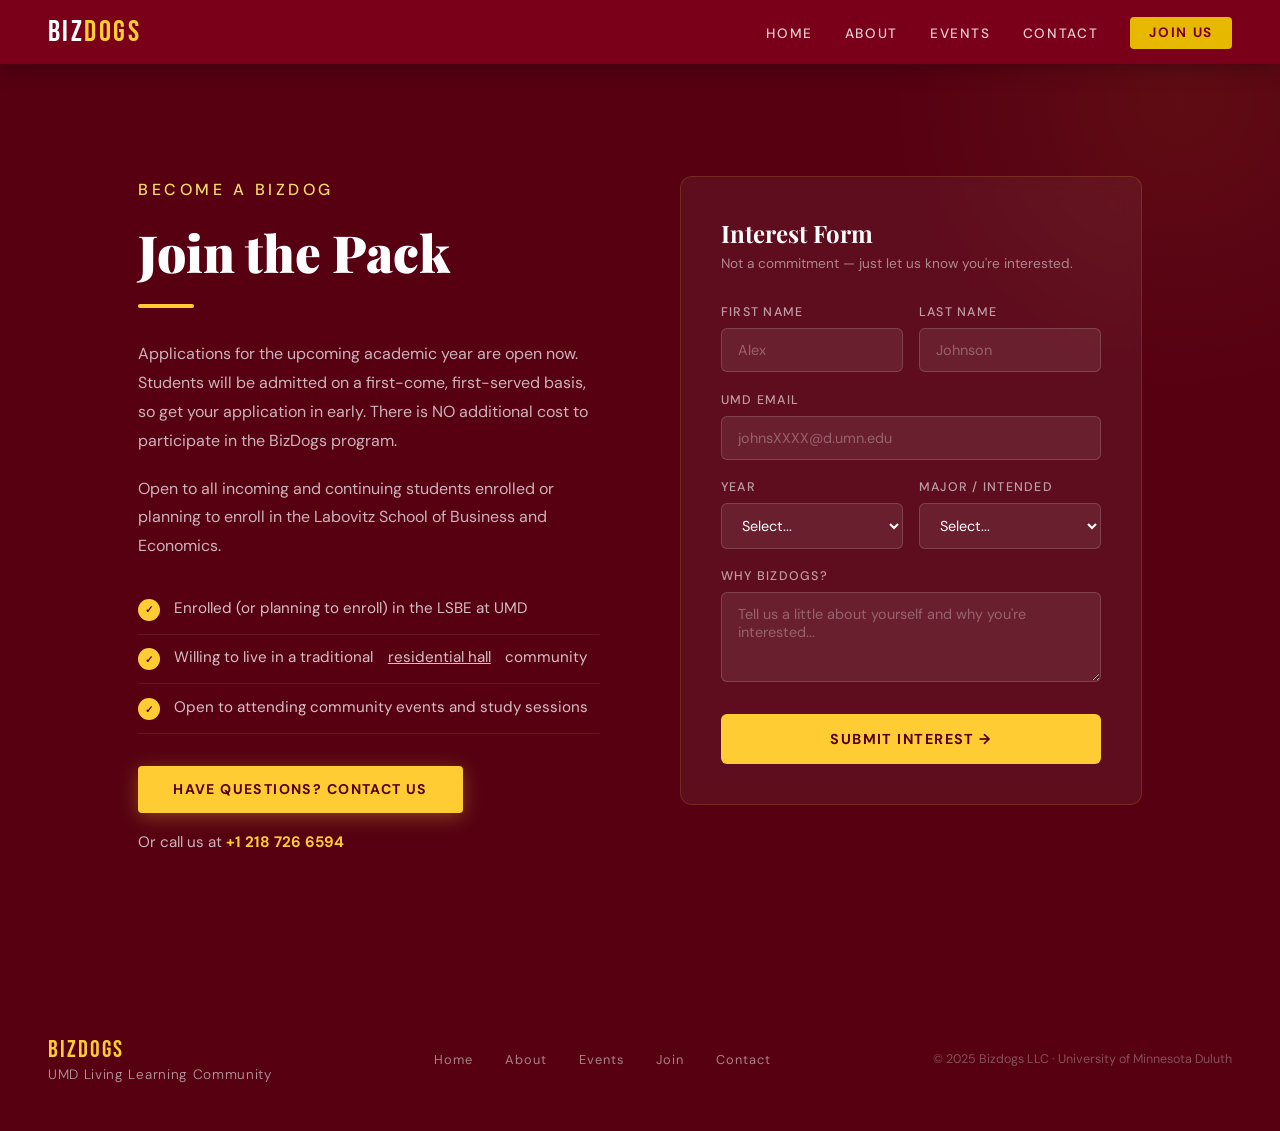
<file: join.html>
<!DOCTYPE html>
<html lang="en">

<head>
  <meta charset="UTF-8">
  <meta name="viewport" content="width=device-width, initial-scale=1.0">
  <title>Bizdogs LLC — Join Us</title>
  <link rel="stylesheet" href="styles.css">
</head>

<body>

  <nav>
    <a href="index.html" class="nav-logo">Biz<span>dogs</span></a>
    <ul class="nav-links">
      <li><a href="index.html">Home</a></li>
      <li><a href="about.html">About</a></li>
      <li><a href="events.html">Events</a></li>
      <li><a href="contact.html">Contact</a></li>
      <li><a href="join.html" class="nav-cta active">Join Us</a></li>
    </ul>
    <div class="mobile-menu-toggle" id="mobile-menu-toggle">
      <svg viewBox="0 0 24 24" width="28" height="28" fill="currentColor">
        <path d="M3 18h18v-2H3v2zm0-5h18v-2H3v2zm0-7v2h18V6H3z"/>
      </svg>
    </div>
  </nav>

  <section id="join" style="padding-top: 64px;">
    <div class="section-inner">
      <div class="join-grid">
        <div class="join-text reveal">
          <p class="section-label">Become a Bizdog</p>
          <h2 class="section-title">Join the Pack</h2>
          <div class="gold-line"></div>
          <p>Applications for the upcoming academic year are open now. Students will be admitted on a first-come,
            first-served basis, so get your application in early. There is NO additional cost to participate in the
            BizDogs program.</p>
          <p>Open to all incoming and continuing students enrolled or planning to enroll in the Labovitz School of
            Business and Economics.</p>

          <ul class="requirements-list">
            <li>
              <div class="req-icon">✓</div>
              Enrolled (or planning to enroll) in the LSBE at UMD
            </li>
            <li>
              <div class="req-icon">✓</div>
              Willing to live in a traditional <a href="https://housing.d.umn.edu/" target="_blank">residential hall</a>
              community
            </li>
            <li>
              <div class="req-icon">✓</div>
              Open to attending community events and study sessions
            </li>
          </ul>

          <a href="contact.html" class="btn-primary">Have Questions? Contact Us</a>
          <p style="margin-top: 1rem; font-size: 0.95rem; color: rgba(255,255,255,0.7);">Or call us at <a
              href="tel:+12187266594" style="color: var(--gold); text-decoration: none; font-weight: bold;">+1 218 726
              6594</a></p>
        </div>

        <div class="join-form-card reveal">
          <h3>Interest Form</h3>
          <p class="sub">Not a commitment — just let us know you're interested.</p>
          <div class="form-row">
            <div class="form-group">
              <label>First Name</label>
              <input type="text" placeholder="Alex">
            </div>
            <div class="form-group">
              <label>Last Name</label>
              <input type="text" placeholder="Johnson">
            </div>
          </div>
          <div class="form-group">
            <label>UMD Email</label>
            <input type="email" placeholder="johnsXXXX@d.umn.edu">
          </div>
          <div class="form-row">
            <div class="form-group">
              <label>Year</label>
              <select>
                <option value="">Select...</option>
                <option>Incoming Freshman</option>
                <option>Sophomore</option>
                <option>Junior</option>
                <option>Transfer Student</option>
              </select>
            </div>
            <div class="form-group">
              <label>Major / Intended</label>
              <select>
                <option value="">Select...</option>
                <option>Accounting</option>
                <option>Business Admin</option>
                <option>Economics</option>
                <option>Finance</option>
                <option>Management</option>
                <option>Marketing</option>
                <option>Undecided</option>
              </select>
            </div>
          </div>
          <div class="form-group">
            <label>Why Bizdogs?</label>
            <textarea placeholder="Tell us a little about yourself and why you're interested..."></textarea>
          </div>
          <button class="btn-submit" id="joinSubmit">Submit Interest →</button>
        </div>
      </div>
    </div>
  </section>

  <footer>
    <a href="index.html" class="footer-logo">Bizdogs<span>UMD Living Learning Community</span></a>
    <div class="footer-links">
      <a href="index.html">Home</a>
      <a href="about.html">About</a>
      <a href="events.html">Events</a>
      <a href="join.html">Join</a>
      <a href="contact.html">Contact</a>
    </div>
    <p class="footer-copy">© 2025 Bizdogs LLC · University of Minnesota Duluth</p>
  </footer>

  <script>
    const reveals = document.querySelectorAll('.reveal');
    const observer = new IntersectionObserver((entries) => {
      entries.forEach(entry => { if (entry.isIntersecting) entry.target.classList.add('visible'); });
    }, { threshold: 0.12 });
    reveals.forEach(el => observer.observe(el));

    document.getElementById('joinSubmit').addEventListener('click', function () {
      this.textContent = '✓ Submitted!';
      this.style.background = '#5BA35A';
      setTimeout(() => {
        this.textContent = 'Submit Interest →';
        this.style.background = '';
      }, 3000);
    });

    const mobileMenuToggle = document.getElementById('mobile-menu-toggle');
    const navLinks = document.querySelector('.nav-links');
    if (mobileMenuToggle && navLinks) {
      mobileMenuToggle.addEventListener('click', () => {
        navLinks.classList.toggle('active-mobile');
      });
    }
  </script>
</body>

</html>
</file>
<file: styles.css>
/* ── BIZDOGS LLC — SHARED STYLESHEET ── */
@import url('https://fonts.googleapis.com/css2?family=Bebas+Neue&family=Playfair+Display:wght@400;700;900&family=DM+Sans:wght@300;400;500&display=swap');

/* ── CSS VARIABLES ── */
:root {
  --maroon: #7A0019;
  --maroon-dark: #560012;
  --maroon-light: #9C1A2E;
  --gold: #FFCC33;
  --gold-dark: #E6B800;
  --gold-muted: #F5D96B;
  --cream: #FDF8EE;
  --white: #FFFFFF;
  --text-dark: #1A0A0A;
  --text-mid: #4A2020;
  --text-light: #8A6A6A;
  --shadow: rgba(122, 0, 25, 0.15);
}

/* ── RESET ── */
* {
  margin: 0;
  padding: 0;
  box-sizing: border-box;
}

html {
  scroll-behavior: smooth;
}

body {
  font-family: 'DM Sans', sans-serif;
  background: var(--cream);
  color: var(--text-dark);
  overflow-x: hidden;
}

/* ── NAV ── */
nav {
  position: fixed;
  top: 0;
  left: 0;
  right: 0;
  z-index: 1000;
  background: var(--maroon);
  display: flex;
  align-items: center;
  justify-content: space-between;
  padding: 0 3rem;
  height: 64px;
  box-shadow: 0 2px 24px rgba(0, 0, 0, 0.3);
}

.nav-logo {
  font-family: 'Bebas Neue', sans-serif;
  font-size: 1.9rem;
  color: var(--white);
  letter-spacing: 0.08em;
  cursor: pointer;
  text-decoration: none;
}

.nav-logo span {
  color: var(--gold);
}

nav ul {
  display: flex;
  gap: 2rem;
  list-style: none;
}

nav ul li a {
  font-family: 'DM Sans', sans-serif;
  font-weight: 500;
  font-size: 0.85rem;
  letter-spacing: 0.12em;
  text-transform: uppercase;
  color: rgba(255, 255, 255, 0.8);
  text-decoration: none;
  transition: color 0.2s;
  position: relative;
}

nav ul li a::after {
  content: '';
  position: absolute;
  bottom: -4px;
  left: 0;
  width: 0;
  height: 2px;
  background: var(--gold);
  transition: width 0.3s ease;
}

nav ul li a:hover {
  color: var(--gold);
}

nav ul li a:hover::after {
  width: 100%;
}

nav ul li a.active {
  color: var(--gold);
}

nav ul li a.active::after {
  width: 100%;
}

.nav-cta {
  background: var(--gold);
  color: var(--maroon) !important;
  padding: 0.45rem 1.2rem;
  border-radius: 4px;
  font-weight: 700 !important;
  transition: background 0.2s, transform 0.2s !important;
}

.nav-cta:hover {
  background: var(--gold-dark) !important;
  transform: translateY(-1px);
}

.nav-cta::after {
  display: none !important;
}

.nav-cta.active {
  background: var(--gold-dark) !important;
}

/* ── SHARED SECTION STYLES ── */
section {
  min-height: 100vh;
}

.section-inner {
  max-width: 1100px;
  margin: 0 auto;
  padding: 7rem 3rem;
}

.section-label {
  font-size: 0.72rem;
  font-weight: 500;
  letter-spacing: 0.22em;
  text-transform: uppercase;
  color: var(--maroon);
  margin-bottom: 0.75rem;
}

.section-title {
  font-family: 'Playfair Display', serif;
  font-size: clamp(2.2rem, 4vw, 3.2rem);
  font-weight: 900;
  color: var(--maroon-dark);
  line-height: 1.1;
  margin-bottom: 1.5rem;
}

.gold-line {
  width: 56px;
  height: 4px;
  background: var(--gold);
  margin-bottom: 2rem;
  border-radius: 2px;
}

.divider {
  width: 100%;
  height: 3px;
  background: linear-gradient(to right, var(--maroon), var(--gold), var(--maroon));
  opacity: 0.4;
}

/* ── BUTTONS ── */
.btn-primary {
  display: inline-block;
  background: var(--gold);
  color: var(--maroon-dark);
  font-weight: 700;
  font-size: 0.88rem;
  letter-spacing: 0.1em;
  text-transform: uppercase;
  padding: 0.9rem 2.2rem;
  border-radius: 4px;
  text-decoration: none;
  transition: all 0.25s;
  box-shadow: 0 4px 20px rgba(255, 204, 51, 0.3);
}

.btn-primary:hover {
  background: var(--gold-dark);
  transform: translateY(-2px);
  box-shadow: 0 8px 28px rgba(255, 204, 51, 0.4);
}

.btn-outline {
  display: inline-block;
  background: transparent;
  color: var(--white);
  font-weight: 500;
  font-size: 0.88rem;
  letter-spacing: 0.1em;
  text-transform: uppercase;
  padding: 0.9rem 2.2rem;
  border-radius: 4px;
  border: 1px solid rgba(255, 255, 255, 0.35);
  text-decoration: none;
  transition: all 0.25s;
}

.btn-outline:hover {
  border-color: var(--gold);
  color: var(--gold);
}

/* ── FOOTER ── */
footer {
  background: var(--maroon-dark);
  padding: 3rem;
  display: flex;
  align-items: center;
  justify-content: space-between;
  flex-wrap: wrap;
  gap: 1rem;
}

.footer-logo {
  font-family: 'Bebas Neue', sans-serif;
  font-size: 1.5rem;
  color: var(--gold);
  letter-spacing: 0.08em;
  text-decoration: none;
}

.footer-logo span {
  color: rgba(255, 255, 255, 0.6);
  font-size: 0.85rem;
  font-family: 'DM Sans', sans-serif;
  font-weight: 300;
  letter-spacing: 0.05em;
  display: block;
  margin-top: 2px;
}

.footer-links {
  display: flex;
  gap: 2rem;
}

.footer-links a {
  font-size: 0.8rem;
  color: rgba(255, 255, 255, 0.5);
  text-decoration: none;
  letter-spacing: 0.08em;
  transition: color 0.2s;
}

.footer-links a:hover {
  color: var(--gold);
}

.footer-copy {
  font-size: 0.78rem;
  color: rgba(255, 255, 255, 0.3);
}

/* ── SCROLL REVEAL ── */
.reveal {
  opacity: 0;
  transform: translateY(24px);
  transition: opacity 0.7s ease, transform 0.7s ease;
}

.reveal.visible {
  opacity: 1;
  transform: translateY(0);
}

/* ── HOME / HERO ── */
#home {
  position: relative;
  min-height: 100vh;
  background: var(--maroon-dark);
  display: flex;
  align-items: center;
  overflow: hidden;
}

.hero-bg-pattern {
  position: absolute;
  inset: 0;
  background-image:
    radial-gradient(circle at 70% 50%, rgba(255, 204, 51, 0.08) 0%, transparent 50%),
    radial-gradient(circle at 20% 80%, rgba(255, 204, 51, 0.05) 0%, transparent 40%);
}

.hero-logo {
  position: absolute;
  top: 50%;
  right: 22%;
  transform: translateY(-50%);
  width: 600px;
  max-width: 50vw;
  z-index: 0;
  pointer-events: none;
  opacity: 0.15;
}

.hero-content {
  position: relative;
  z-index: 2;
  padding: 0 3rem;
  max-width: 700px;
  margin-left: 8vw;
  animation: fade-up 0.9s ease both;
}

@keyframes fade-up {
  from {
    opacity: 0;
    transform: translateY(30px);
  }

  to {
    opacity: 1;
    transform: translateY(0);
  }
}

.hero-eyebrow {
  font-family: 'DM Sans', sans-serif;
  font-size: 0.78rem;
  font-weight: 500;
  letter-spacing: 0.2em;
  text-transform: uppercase;
  color: var(--gold);
  margin-bottom: 1rem;
  opacity: 0.9;
}

.hero-title {
  font-family: 'Bebas Neue', sans-serif;
  font-size: clamp(5rem, 10vw, 9rem);
  line-height: 0.92;
  color: var(--white);
  letter-spacing: 0.02em;
  margin-bottom: 1.5rem;
}

.hero-title .accent {
  color: var(--gold);
}

.hero-subtitle {
  font-size: 1.05rem;
  line-height: 1.75;
  color: rgba(255, 255, 255, 0.7);
  max-width: 480px;
  margin-bottom: 2.5rem;
}

.hero-buttons {
  display: flex;
  gap: 1rem;
  flex-wrap: wrap;
}

.hero-stats {
  position: absolute;
  right: 5rem;
  bottom: 6rem;
  display: flex;
  gap: 3rem;
  animation: fade-up 0.9s 0.3s ease both;
}

.stat {
  text-align: center;
}

.stat-number {
  font-family: 'Bebas Neue', sans-serif;
  font-size: 3rem;
  color: var(--gold);
  line-height: 1;
}

.stat-label {
  font-size: 0.72rem;
  letter-spacing: 0.15em;
  text-transform: uppercase;
  color: rgba(255, 255, 255, 0.5);
  margin-top: 0.25rem;
}

/* ── WHY JOIN ── */
#why-join {
  background: var(--maroon);
}

.why-list {
  display: grid;
  grid-template-columns: 1fr 1fr;
  gap: 1.5rem;
  list-style: none;
}

.why-list li {
  display: flex;
  align-items: flex-start;
  gap: 1rem;
  background: rgba(255, 255, 255, 0.05);
  padding: 1.5rem;
  border-radius: 8px;
  border: 1px solid rgba(255, 204, 51, 0.1);
  transition: transform 0.3s, border-color 0.3s;
}

.why-list li:hover {
  transform: translateY(-2px);
  border-color: rgba(255, 204, 51, 0.4);
}

.why-icon {
  width: 24px;
  height: 24px;
  background: var(--gold);
  border-radius: 50%;
  display: flex;
  align-items: center;
  justify-content: center;
  flex-shrink: 0;
  margin-top: 2px;
}

.why-list p {
  font-size: 0.95rem;
  line-height: 1.6;
  color: rgba(255, 255, 255, 0.9);
}

.why-list p strong {
  color: var(--gold);
}

/* ── ABOUT ── */
#about {
  background: var(--white);
  min-height: auto;
}

.about-grid {
  display: grid;
  grid-template-columns: 1.15fr 0.85fr;
  gap: 3rem;
  align-items: center;
}

.about-text p {
  font-size: 0.95rem;
  line-height: 1.6;
  color: var(--text-mid);
  margin-bottom: 0.8rem;
}

.about-values {
  display: flex;
  flex-direction: column;
  gap: 1rem;
  margin-top: 1.5rem;
}

.value-card {
  display: flex;
  align-items: flex-start;
  gap: 1.2rem;
  background: transparent;
}

.value-icon {
  width: 44px;
  height: 44px;
  background: rgba(122, 0, 25, 0.08);
  border-radius: 8px;
  display: flex;
  align-items: center;
  justify-content: center;
  flex-shrink: 0;
}

.value-icon svg {
  width: 20px;
  height: 20px;
  fill: var(--maroon);
}

.value-content {
  display: flex;
  flex-direction: column;
}

.value-content h4 {
  font-family: inherit;
  font-size: 1.05rem;
  font-weight: 700;
  color: var(--text-dark);
  margin-bottom: 0.3rem;
}

.value-content p {
  font-size: 0.9rem;
  color: var(--text-light);
  line-height: 1.5;
  margin: 0 !important;
}

.about-visual {
  position: relative;
}

.about-card-stack {
  position: relative;
  height: 420px;
}

.about-card {
  position: absolute;
  border-radius: 12px;
  display: flex;
  align-items: center;
  justify-content: center;
  flex-direction: column;
  font-family: 'Bebas Neue', sans-serif;
}

.about-card-main {
  width: 100%;
  height: 320px;
  top: 0;
  left: 0;
  z-index: 1;
  box-shadow: 0 20px 60px rgba(122, 0, 25, 0.25);
  border-radius: 12px;
}

.about-card-accent {
  width: 200px;
  height: 200px;
  background: var(--gold);
  bottom: -10px;
  right: -60px;
  z-index: 2;
  box-shadow: 0 12px 40px rgba(255, 204, 51, 0.3);
  display: flex;
  align-items: center;
  justify-content: center;
  padding: 1.5rem;
  border-radius: 8px;
}

.about-card-accent img {
  max-width: 100%;
  max-height: 100%;
  object-fit: contain;
  filter: drop-shadow(0 4px 6px rgba(0, 0, 0, 0.1));
}

/* ── EVENTS ── */
#events {
  background: var(--cream);
  min-height: auto;
}

.events-grid {
  display: grid;
  grid-template-columns: repeat(3, 1fr);
  gap: 1.5rem;
  margin-top: 3rem;
}

.event-card {
  background: var(--white);
  border-radius: 10px;
  overflow: hidden;
  box-shadow: 0 4px 20px var(--shadow);
  transition: transform 0.3s, box-shadow 0.3s;
}

.event-card:hover {
  transform: translateY(-6px);
  box-shadow: 0 16px 40px var(--shadow);
}

.past-events-layout {
  display: grid;
  grid-template-columns: 1.15fr 0.85fr;
  gap: 4rem;
  align-items: center;
}

.past-events-text p {
  font-size: 1.05rem;
  line-height: 1.7;
  color: var(--text-mid);
  margin-bottom: 1.2rem;
}

.past-events-collage {
  position: relative;
  height: 480px;
  width: 100%;
}

.collage-item {
  position: absolute;
  background: rgba(122, 0, 25, 0.08);
  border-radius: 12px;
  box-shadow: 0 12px 30px var(--shadow);
  border: 4px solid var(--white);
  overflow: hidden;
}

.collage-item img {
  width: 100%;
  height: 100%;
  object-fit: cover;
}

.collage-1 {
  width: 45%;
  height: 65%;
  top: 10%;
  left: 0;
  z-index: 2;
}

.collage-2 {
  width: 60%;
  height: 45%;
  top: 0;
  right: 0;
  z-index: 1;
}

.collage-3 {
  width: 55%;
  height: 45%;
  bottom: 5%;
  right: 15%;
  z-index: 3;
}

.event-header {
  background: var(--maroon);
  padding: 1.4rem 1.5rem;
  display: flex;
  align-items: center;
  justify-content: space-between;
}

.event-date-block {
  text-align: center;
  background: var(--gold);
  padding: 0.5rem 0.8rem;
  border-radius: 6px;
  min-width: 52px;
}

.event-day {
  font-family: 'Bebas Neue', sans-serif;
  font-size: 1.8rem;
  color: var(--maroon-dark);
  line-height: 1;
}

.event-month {
  font-size: 0.65rem;
  font-weight: 700;
  letter-spacing: 0.12em;
  text-transform: uppercase;
  color: var(--maroon-dark);
}

.event-type-badge {
  font-size: 0.65rem;
  font-weight: 700;
  letter-spacing: 0.15em;
  text-transform: uppercase;
  color: rgba(255, 255, 255, 0.6);
  border: 1px solid rgba(255, 255, 255, 0.25);
  padding: 0.25rem 0.7rem;
  border-radius: 20px;
}

.event-body {
  padding: 1.5rem;
}

.event-body h3 {
  font-family: 'Playfair Display', serif;
  font-size: 1.15rem;
  font-weight: 700;
  color: var(--maroon-dark);
  margin-bottom: 0.5rem;
}

.event-body p {
  font-size: 0.88rem;
  line-height: 1.65;
  color: var(--text-light);
  margin-bottom: 1rem;
}

.event-meta {
  display: flex;
  gap: 1rem;
  font-size: 0.78rem;
  color: var(--maroon);
  font-weight: 500;
}

/* ── JOIN ── */
#join {
  background: var(--maroon-dark);
  min-height: auto;
  position: relative;
  overflow: hidden;
}

#join::before {
  content: '';
  position: absolute;
  top: -200px;
  right: -200px;
  width: 600px;
  height: 600px;
  background: radial-gradient(circle, rgba(255, 204, 51, 0.06) 0%, transparent 70%);
  border-radius: 50%;
}

#join .section-label {
  color: var(--gold-muted);
}

#join .section-title {
  color: var(--white);
}

#join .gold-line {
  background: var(--gold);
}

.join-grid {
  display: grid;
  grid-template-columns: 1fr 1fr;
  gap: 5rem;
  align-items: start;
}

.join-text p {
  font-size: 1rem;
  line-height: 1.8;
  color: rgba(255, 255, 255, 0.7);
  margin-bottom: 1.2rem;
}

.requirements-list {
  list-style: none;
  margin: 1.5rem 0 2rem;
}

.requirements-list li {
  display: flex;
  align-items: flex-start;
  gap: 0.9rem;
  padding: 0.8rem 0;
  border-bottom: 1px solid rgba(255, 255, 255, 0.08);
  font-size: 0.95rem;
  color: rgba(255, 255, 255, 0.75);
}

.requirements-list li a {
  color: inherit;
  text-decoration: underline;
  transition: color 0.2s;
}

.requirements-list li a:hover {
  color: var(--gold);
}

.req-icon {
  width: 22px;
  height: 22px;
  background: var(--gold);
  border-radius: 50%;
  flex-shrink: 0;
  display: flex;
  align-items: center;
  justify-content: center;
  font-size: 0.65rem;
  color: var(--maroon-dark);
  font-weight: 700;
  margin-top: 1px;
}

.join-form-card {
  background: rgba(255, 255, 255, 0.05);
  border: 1px solid rgba(255, 204, 51, 0.15);
  border-radius: 12px;
  padding: 2.5rem;
  backdrop-filter: blur(10px);
}

.join-form-card h3 {
  font-family: 'Playfair Display', serif;
  font-size: 1.5rem;
  font-weight: 700;
  color: var(--white);
  margin-bottom: 0.4rem;
}

.join-form-card .sub {
  font-size: 0.85rem;
  color: rgba(255, 255, 255, 0.5);
  margin-bottom: 2rem;
}

.form-group {
  margin-bottom: 1.2rem;
}

.form-group label {
  display: block;
  font-size: 0.78rem;
  font-weight: 500;
  letter-spacing: 0.1em;
  text-transform: uppercase;
  color: rgba(255, 255, 255, 0.6);
  margin-bottom: 0.5rem;
}

.form-group input,
.form-group select,
.form-group textarea {
  width: 100%;
  background: rgba(255, 255, 255, 0.08);
  border: 1px solid rgba(255, 255, 255, 0.15);
  border-radius: 6px;
  padding: 0.75rem 1rem;
  font-family: 'DM Sans', sans-serif;
  font-size: 0.9rem;
  color: var(--white);
  outline: none;
  transition: border-color 0.2s;
}

.form-group input::placeholder,
.form-group textarea::placeholder {
  color: rgba(255, 255, 255, 0.3);
}

.form-group input:focus,
.form-group select:focus,
.form-group textarea:focus {
  border-color: var(--gold);
}

.form-group select {
  cursor: pointer;
}

.form-group select option {
  background: var(--maroon-dark);
  color: var(--white);
}

.form-group textarea {
  resize: vertical;
  min-height: 90px;
}

.form-row {
  display: grid;
  grid-template-columns: 1fr 1fr;
  gap: 1rem;
}

.btn-submit {
  width: 100%;
  background: var(--gold);
  color: var(--maroon-dark);
  font-family: 'DM Sans', sans-serif;
  font-weight: 700;
  font-size: 0.9rem;
  letter-spacing: 0.1em;
  text-transform: uppercase;
  padding: 1rem;
  border: none;
  border-radius: 6px;
  cursor: pointer;
  margin-top: 0.5rem;
  transition: all 0.25s;
}

.btn-submit:hover {
  background: var(--gold-dark);
  transform: translateY(-1px);
}

/* ── CONTACT ── */
#contact {
  background: var(--white);
  min-height: auto;
}

.contact-grid {
  display: grid;
  grid-template-columns: 1fr 1.5fr;
  gap: 5rem;
  align-items: start;
}

.contact-info {
  display: flex;
  flex-direction: column;
  gap: 1.5rem;
  margin-top: 1rem;
}

.contact-item {
  display: flex;
  align-items: flex-start;
  gap: 1rem;
}

.contact-icon {
  width: 44px;
  height: 44px;
  background: var(--maroon);
  border-radius: 8px;
  display: flex;
  align-items: center;
  justify-content: center;
  flex-shrink: 0;
}

.contact-icon svg {
  fill: var(--gold);
}

.contact-detail h4 {
  font-size: 0.8rem;
  font-weight: 700;
  letter-spacing: 0.12em;
  text-transform: uppercase;
  color: var(--text-light);
  margin-bottom: 0.2rem;
}

.contact-detail p,
.contact-detail a {
  font-size: 0.95rem;
  color: var(--text-dark);
  text-decoration: none;
  font-weight: 500;
  transition: color 0.2s;
}

.contact-detail a:hover {
  color: var(--maroon);
}

.contact-form {
  display: flex;
  flex-direction: column;
  gap: 1.2rem;
}

.contact-form .cf-label {
  font-size: 0.78rem;
  font-weight: 500;
  letter-spacing: 0.1em;
  text-transform: uppercase;
  color: var(--text-light);
  display: block;
  margin-bottom: 0.5rem;
}

.contact-form input,
.contact-form select,
.contact-form textarea {
  width: 100%;
  background: var(--cream);
  border: 1px solid #E8DFD8;
  border-radius: 6px;
  padding: 0.75rem 1rem;
  font-family: 'DM Sans', sans-serif;
  font-size: 0.9rem;
  color: var(--text-dark);
  outline: none;
  transition: border-color 0.2s;
}

.contact-form input:focus,
.contact-form select:focus,
.contact-form textarea:focus {
  border-color: var(--maroon);
}

.contact-form textarea {
  resize: vertical;
  min-height: 120px;
}

.btn-submit-dark {
  background: var(--maroon);
  color: var(--white);
  font-family: 'DM Sans', sans-serif;
  font-weight: 700;
  font-size: 0.88rem;
  letter-spacing: 0.1em;
  text-transform: uppercase;
  padding: 1rem 2rem;
  border: none;
  border-radius: 6px;
  cursor: pointer;
  align-self: flex-start;
  transition: all 0.25s;
}

.btn-submit-dark:hover {
  background: var(--maroon-light);
  transform: translateY(-1px);
}

/* ── LEADERSHIP ── */
#leadership {
  background: var(--cream);
  min-height: auto;
}

.leadership-grid {
  display: grid;
  grid-template-columns: repeat(4, 1fr);
  gap: 2rem;
}

.leader-card {
  background: var(--white);
  border-radius: 12px;
  padding: 3.5rem 2rem;
  text-align: center;
  box-shadow: 0 4px 20px var(--shadow);
  transition: transform 0.3s, box-shadow 0.3s;
  border-bottom: 4px solid var(--gold);
}

.leader-card:hover {
  transform: translateY(-8px);
  box-shadow: 0 16px 40px var(--shadow);
}

.leader-avatar {
  width: 160px;
  height: 160px;
  background: rgba(122, 0, 25, 0.05);
  border: 3px solid var(--maroon);
  border-radius: 50%;
  margin: 0 auto 2rem;
  display: flex;
  align-items: center;
  justify-content: center;
  overflow: hidden;
}

.leader-img {
  width: 100%;
  height: 100%;
  object-fit: cover;
}

.leader-role {
  font-family: 'DM Sans', sans-serif;
  font-size: 0.85rem;
  font-weight: 700;
  letter-spacing: 0.2em;
  text-transform: uppercase;
  color: var(--maroon);
  margin-bottom: 0.75rem;
}

.leader-name {
  font-family: 'Playfair Display', serif;
  font-size: 1.5rem;
  font-weight: 700;
  color: var(--maroon-dark);
}

.leader-linkedin,
.leader-email {
  display: inline-flex;
  align-items: center;
  justify-content: center;
  width: 42px;
  height: 42px;
  border-radius: 50%;
  transition: all 0.3s ease;
  margin-top: 1.25rem;
}

.leader-linkedin {
  margin-right: 0.4rem;
  background: var(--maroon);
  color: var(--white);
}

.leader-email {
  margin-left: 0.4rem;
  background: var(--gold);
  color: var(--maroon-dark);
}

.leader-linkedin:hover {
  background: var(--maroon-dark);
  color: var(--white);
  transform: translateY(-4px);
  box-shadow: 0 6px 16px rgba(122, 0, 25, 0.3);
}

.leader-email:hover {
  background: var(--gold-dark);
  color: var(--maroon-dark);
  transform: translateY(-4px);
  box-shadow: 0 6px 16px rgba(255, 204, 51, 0.3);
}

/* ── TESTIMONIALS ── */
#testimonials {
  background: var(--white);
  min-height: auto;
}

.testimonials-grid {
  display: grid;
  grid-template-columns: repeat(3, 1fr);
  gap: 2rem;
}

.testimonial-card {
  background: var(--cream);
  border-radius: 12px;
  padding: 2.5rem 2rem;
  position: relative;
  box-shadow: 0 4px 20px var(--shadow);
  transition: transform 0.3s, box-shadow 0.3s;
  border-top: 4px solid var(--maroon);
  display: flex;
  flex-direction: column;
}

.testimonial-card:hover {
  transform: translateY(-6px);
  box-shadow: 0 16px 40px var(--shadow);
}

.quote-icon {
  font-family: 'Playfair Display', serif;
  font-size: 5rem;
  color: var(--gold);
  line-height: 1;
  position: absolute;
  top: 1rem;
  right: 1.5rem;
  opacity: 0.3;
}

.testimonial-text {
  font-size: 0.95rem;
  line-height: 1.8;
  color: var(--text-mid);
  margin-bottom: 2rem;
  position: relative;
  z-index: 1;
  flex-grow: 1;
  font-style: italic;
}

.testimonial-author {
  display: flex;
  align-items: center;
  gap: 1rem;
}

.author-name {
  font-family: 'Playfair Display', serif;
  font-size: 1.05rem;
  font-weight: 700;
  color: var(--maroon-dark);
}

.author-role {
  font-size: 0.75rem;
  color: var(--text-light);
  letter-spacing: 0.05em;
  text-transform: uppercase;
  margin-top: 0.1rem;
}

.mobile-menu-toggle {
  display: none;
  cursor: pointer;
  color: var(--white);
  padding: 0.5rem;
  transition: opacity 0.2s;
}

.mobile-menu-toggle:hover {
  opacity: 0.8;
}

/* ── TABLET ── */
@media (max-width: 1024px) {
  .section-inner {
    padding: 5rem 2rem;
  }

  .about-grid, 
  .past-events-layout,
  .contact-grid,
  .join-grid {
    grid-template-columns: 1fr;
    gap: 3rem;
  }

  .leadership-grid {
    grid-template-columns: repeat(2, 1fr);
  }

  .events-grid,
  .testimonials-grid,
  .why-list {
    grid-template-columns: repeat(2, 1fr);
  }

  .hero-title {
    font-size: clamp(3.5rem, 8vw, 6rem);
  }

  .hero-stats {
    right: 2rem;
    bottom: 4rem;
    gap: 1.5rem;
  }
}

/* ── MOBILE ── */
@media (max-width: 768px) {
  nav {
    padding: 0 1.2rem;
  }

  .nav-links {
    position: absolute;
    top: 64px;
    left: 0;
    right: 0;
    background: var(--maroon);
    flex-direction: column;
    padding: 2rem;
    gap: 1.5rem;
    text-align: center;
    box-shadow: 0 10px 20px rgba(0,0,0,0.2);
    /* Hidden by default */
    transform: translateY(-150%);
    opacity: 0;
    transition: all 0.3s cubic-bezier(0.4, 0, 0.2, 1);
    z-index: -1;
    pointer-events: none;
  }

  .nav-links.active-mobile {
    transform: translateY(0);
    opacity: 1;
    z-index: 999;
    pointer-events: auto;
  }

  .mobile-menu-toggle {
    display: block;
  }

  .section-inner {
    padding: 4rem 1.5rem;
  }

  .about-grid,
  .join-grid,
  .contact-grid,
  .leadership-grid,
  .why-list,
  .testimonials-grid {
    grid-template-columns: 1fr;
    gap: 2.5rem;
  }

  .events-grid,
  .past-events-layout {
    grid-template-columns: 1fr;
  }

  .hero-stats {
    display: none;
  }

  .hero-content {
    margin-left: 0;
    padding: 0 1.5rem;
  }

  .about-card-stack {
    height: 320px;
  }

  .about-card-main {
    width: 100%;
    height: 240px;
    top: 0;
    left: 0;
  }

  .about-card-accent {
    width: 140px;
    height: 140px;
    right: -10px;
    bottom: -10px;
  }

  .form-row {
    grid-template-columns: 1fr;
  }

  .hero-logo {
    top: auto;
    bottom: 5%;
    right: -10%;
    width: 300px;
    max-width: 70vw;
  }

  .past-events-collage {
    height: 380px;
  }
}
</file>
